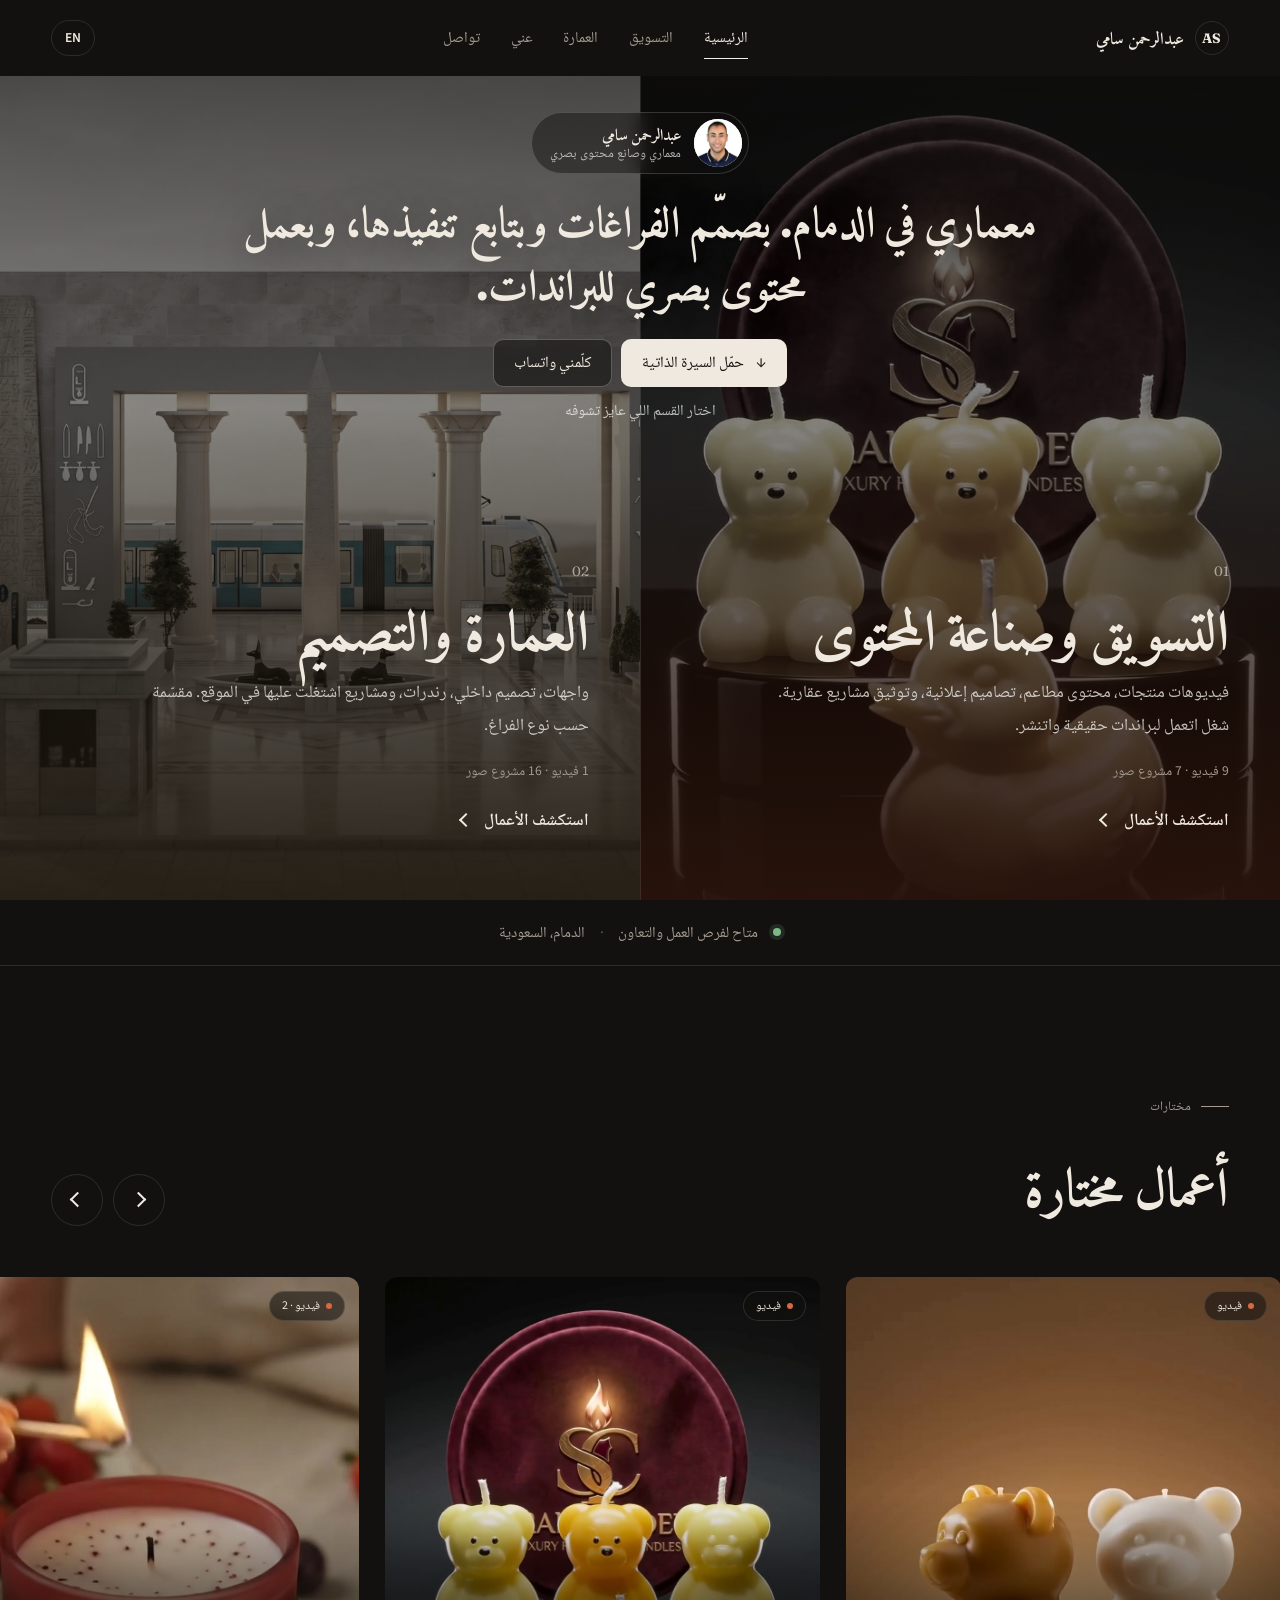
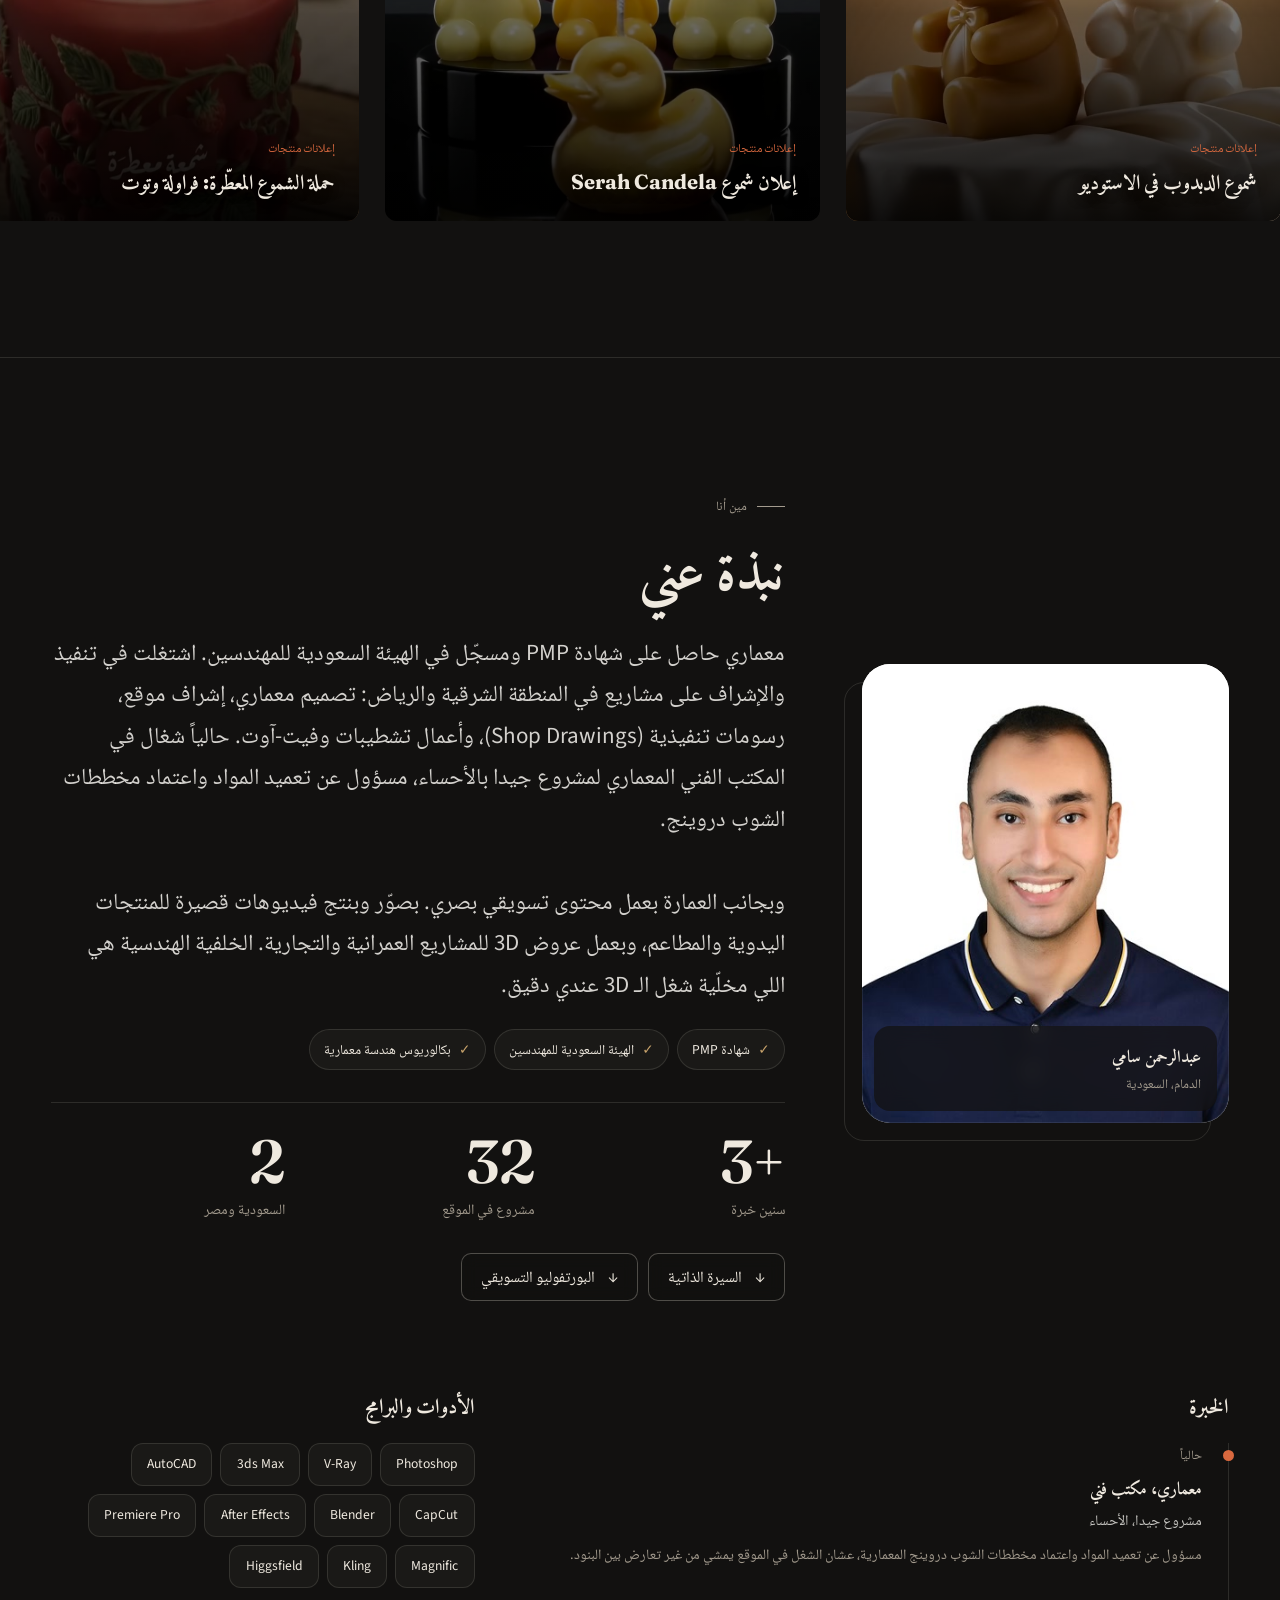
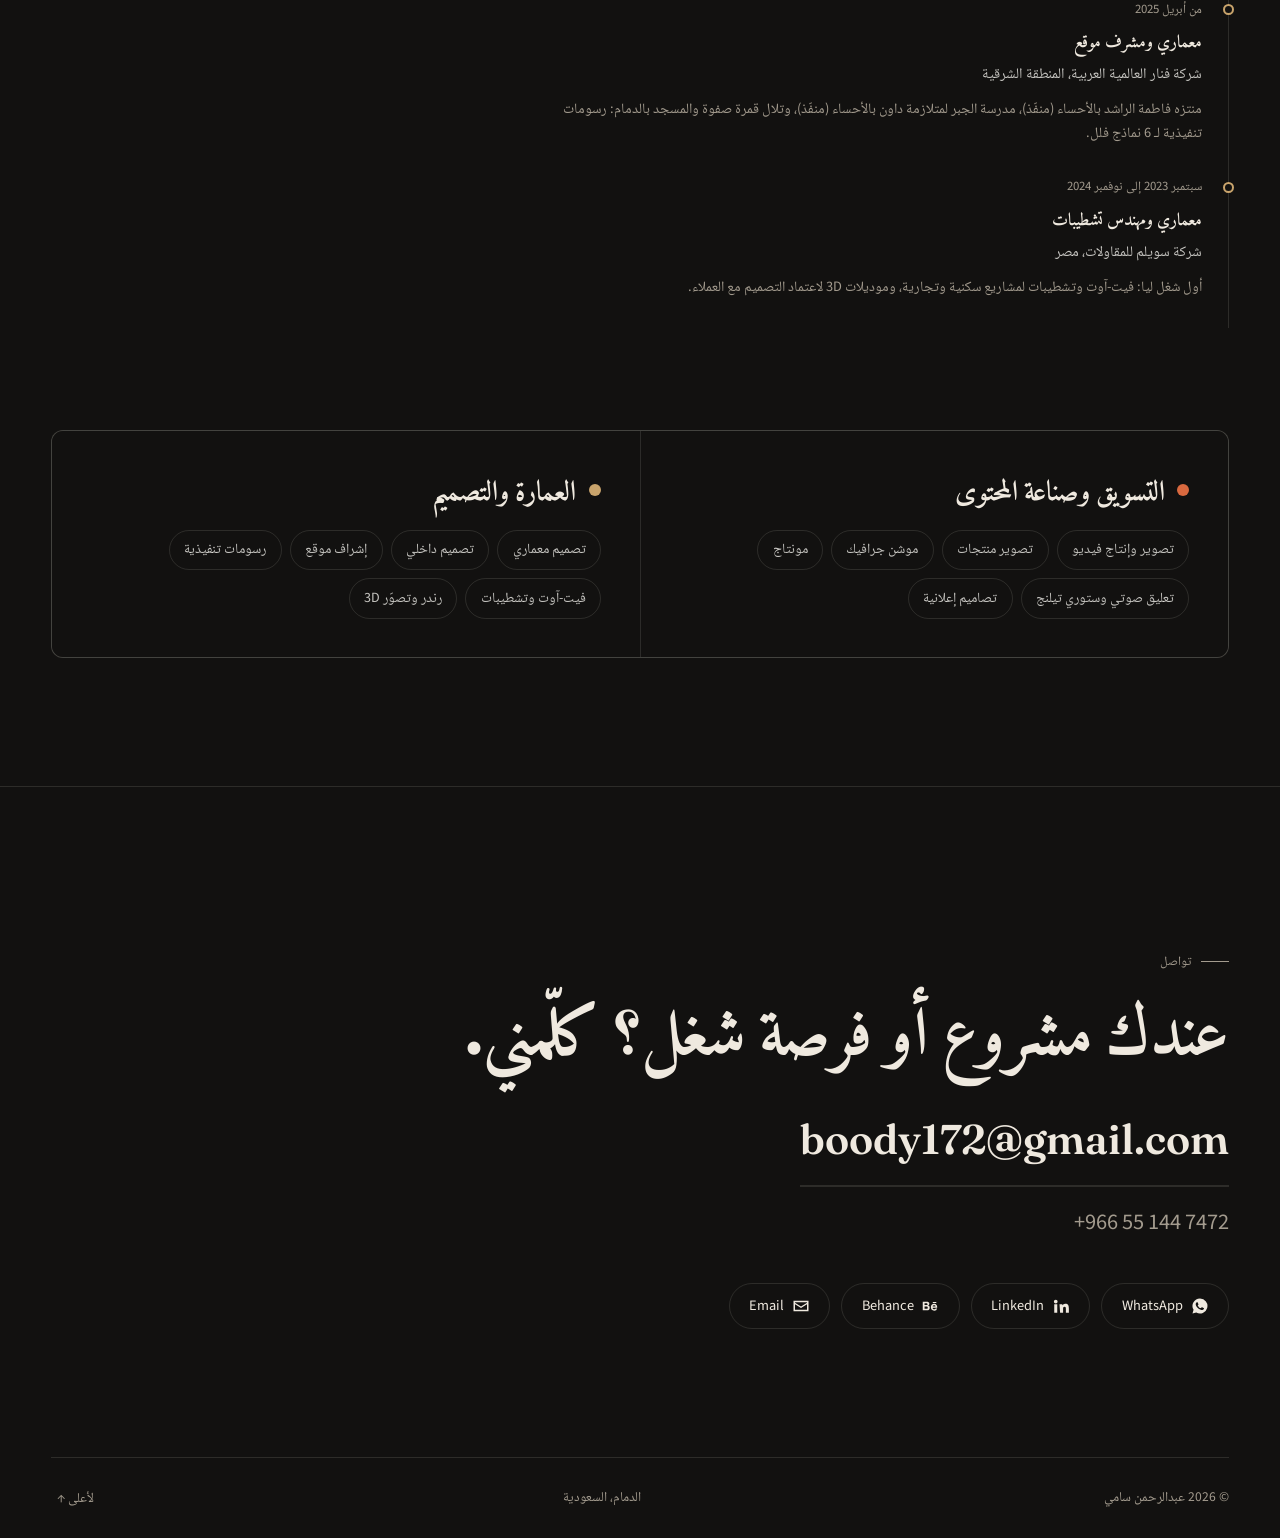
<file: index.html>
<!doctype html>
<html lang="ar" dir="rtl">
<head>
  <meta charset="utf-8" />
  <meta name="viewport" content="width=device-width, initial-scale=1, viewport-fit=cover" />
  <title>Abdelrahman Samy | Architect & Visual Content Creator</title>
  <meta name="description" content="عبدالرحمن سامي، معماري في الدمام وصانع محتوى بصري. أعمال العمارة والتصميم الداخلي، وفيديوهات وتصاميم تسويقية. Abdelrahman Samy, architect and visual content creator based in Dammam." />
  <meta name="author" content="Abdelrahman Samy" />
  <meta name="theme-color" content="#121110" />
  <link rel="canonical" href="https://abdelrahman-samy-portofolio.vercel.app/" />
  <meta property="og:type" content="profile" />
  <meta property="og:url" content="https://abdelrahman-samy-portofolio.vercel.app/" />
  <meta property="og:title" content="Abdelrahman Samy | Architect & Visual Content Creator" />
  <meta property="og:description" content="Architecture, interiors, product videos and ad design. Based in Dammam, Saudi Arabia." />
  <meta property="og:image" content="https://abdelrahman-samy-portofolio.vercel.app/assets/media/og-image.jpg" />
  <meta property="og:image:width" content="1200" />
  <meta property="og:image:height" content="630" />
  <meta name="twitter:card" content="summary_large_image" />
  <link rel="icon" href="favicon.svg" type="image/svg+xml" />
  <link rel="apple-touch-icon" href="assets/media/profile.jpg" />
  <link rel="preload" href="assets/fonts/noto-naskh-arabic-arabic-400-normal.woff2" as="font" type="font/woff2" crossorigin />
  <link rel="preload" href="assets/fonts/amiri-arabic-700-normal.woff2" as="font" type="font/woff2" crossorigin />
  <link rel="stylesheet" href="assets/css/fonts.css" />
  <link rel="stylesheet" href="assets/css/style.css" />
</head>
<body data-world="home">
  <!-- Loader -->
  <div class="loader" id="loader" aria-hidden="true">
    <span class="loader__mark">AS</span>
  </div>

  <!-- Custom cursor (desktop only) -->
  <div class="cursor" id="cursor" aria-hidden="true"><span class="cursor__label" id="cursorLabel"></span></div>

  <!-- Navigation -->
  <header class="nav" id="nav">
    <a href="#/" class="nav__logo" data-link>
      <span class="nav__mark" aria-hidden="true">AS</span>
      <span class="nav__name" data-profile="name"></span>
    </a>
    <nav class="nav__links" id="navLinks">
      <a href="#/" data-link data-route="home" data-i18n="nav.home"></a>
      <a href="#/marketing" data-link data-route="marketing" data-i18n="nav.marketing"></a>
      <a href="#/architecture" data-link data-route="architecture" data-i18n="nav.architecture"></a>
      <a href="#about" data-scroll="about" data-i18n="nav.about"></a>
      <a href="#contact" data-scroll="contact" data-i18n="nav.contact"></a>
    </nav>
    <div class="nav__actions">
      <button class="lang" id="langToggle" type="button" aria-label="Change language">EN</button>
      <button class="burger" id="burger" type="button" aria-label="Menu" aria-expanded="false"><span></span><span></span></button>
    </div>
  </header>

  <!-- ================= HOME ================= -->
  <main id="viewHome" class="view">
    <section class="split" id="split">
      <div class="split__head">
        <a href="#about" data-scroll="about" class="hero-id" data-cursor="enter">
          <img class="hero-id__photo" data-profile-photo alt="" width="56" height="56" />
          <span class="hero-id__text"><strong data-profile="name"></strong><span data-profile="role"></span></span>
        </a>
        <h1 class="split__title" data-profile="headline"></h1>
        <div class="hero-ctas" id="heroCtas"></div>
        <p class="split__hint" data-i18n="home.choose"></p>
      </div>
      <a href="#/marketing" data-link class="panel panel--marketing" data-cursor="enter">
        <div class="panel__media" data-world-cover="marketing"></div>
        <div class="panel__shade"></div>
        <div class="panel__content">
          <span class="panel__index">01</span>
          <h2 class="panel__title" data-world-title="marketing"></h2>
          <p class="panel__intro" data-world-intro="marketing"></p>
          <span class="panel__meta" data-world-meta="marketing"></span>
          <span class="panel__cta"><span data-i18n="home.explore"></span> <i class="arrow"></i></span>
        </div>
      </a>
      <a href="#/architecture" data-link class="panel panel--architecture" data-cursor="enter">
        <div class="panel__media" data-world-cover="architecture"></div>
        <div class="panel__shade"></div>
        <div class="panel__content">
          <span class="panel__index">02</span>
          <h2 class="panel__title" data-world-title="architecture"></h2>
          <p class="panel__intro" data-world-intro="architecture"></p>
          <span class="panel__meta" data-world-meta="architecture"></span>
          <span class="panel__cta"><span data-i18n="home.explore"></span> <i class="arrow"></i></span>
        </div>
      </a>
    </section>

    <div class="hire" id="hire"></div>

    <section class="section featured">
      <div class="section__head reveal">
        <p class="eyebrow" data-i18n="home.featuredEyebrow"></p>
        <h2 class="section__title" data-i18n="home.featured"></h2>
        <div class="featured__nav">
          <button type="button" class="circle-btn" id="featPrev" aria-label="Previous"><i class="arrow arrow--back"></i></button>
          <button type="button" class="circle-btn" id="featNext" aria-label="Next"><i class="arrow"></i></button>
        </div>
      </div>
      <div class="carousel" id="featured"></div>
    </section>

    <section class="section about" id="about">
      <div class="about__grid">
        <div class="about__side reveal">
          <figure class="portrait">
            <img data-profile-photo alt="" loading="lazy" />
            <figcaption><strong data-profile="name"></strong><span data-profile="location"></span></figcaption>
          </figure>
        </div>
        <div class="reveal">
          <p class="eyebrow" data-i18n="about.eyebrow"></p>
          <h2 class="section__title" data-i18n="about.title"></h2>
          <p class="about__text" data-profile="about"></p>
          <div class="creds" id="creds"></div>
          <div class="stats" id="stats"></div>
          <div class="downloads" id="downloads"></div>
        </div>
      </div>
      <div class="about__more">
        <div class="reveal">
          <h3 class="about__h" data-i18n="about.experience"></h3>
          <ol class="timeline" id="timeline"></ol>
        </div>
        <div class="reveal">
          <h3 class="about__h" data-i18n="about.tools"></h3>
          <ul class="tools" id="tools"></ul>
        </div>
      </div>
      <div class="services" id="services"></div>
    </section>
  </main>

  <!-- ================= WORLD (Marketing / Architecture) ================= -->
  <main id="viewWorld" class="view" hidden>
    <section class="world-hero">
      <div class="world-hero__bg" id="worldBg"></div>
      <div class="world-hero__content">
        <a href="#/" data-link class="back"><i class="arrow arrow--back"></i> <span data-i18n="world.back"></span></a>
        <p class="eyebrow" id="worldEyebrow"></p>
        <h1 class="world-hero__title" id="worldTitle"></h1>
        <p class="world-hero__intro" id="worldIntro"></p>
        <div class="world-hero__row">
          <button type="button" class="btn btn--accent" id="showreelBtn" data-cursor="play">
            <span class="btn__play"></span><span data-i18n="world.showreel"></span>
          </button>
          <div class="world-hero__counts" id="worldCounts"></div>
        </div>
      </div>
      <a href="#" class="world-switch" id="worldSwitch" data-link data-cursor="enter"></a>
    </section>

    <section class="section works">
      <div class="toolbar" id="toolbar">
        <div class="tabs" role="tablist" id="tabs">
          <button role="tab" data-tab="all" data-i18n="tabs.all"></button>
          <button role="tab" data-tab="video" data-i18n="tabs.video"></button>
          <button role="tab" data-tab="image" data-i18n="tabs.image"></button>
          <span class="tabs__ink" id="tabsInk"></span>
        </div>
        <div class="chips" id="chips"></div>
      </div>
      <div class="grid" id="grid"></div>
      <p class="empty" id="empty" hidden data-i18n="world.empty"></p>
    </section>
  </main>

  <!-- ================= CONTACT / FOOTER ================= -->
  <footer class="contact" id="contact">
    <div class="contact__inner reveal">
      <p class="eyebrow" data-i18n="contact.eyebrow"></p>
      <h2 class="contact__title" data-i18n="contact.title"></h2>
      <a class="contact__mail" id="contactMail" data-cursor="mail"></a>
      <a class="contact__phone" id="contactPhone" dir="ltr"></a>
      <div class="socials" id="socials"></div>
    </div>
    <div class="footer">
      <span>© <span id="year"></span> <span data-profile="name"></span></span>
      <span data-profile="location"></span>
      <button type="button" class="to-top" id="toTop"><span data-i18n="contact.top"></span> ↑</button>
    </div>
  </footer>

  <!-- ================= MODAL / LIGHTBOX ================= -->
  <div class="modal" id="modal" role="dialog" aria-modal="true" aria-hidden="true">
    <div class="modal__backdrop" data-close></div>
    <div class="modal__dialog">
      <button type="button" class="modal__close" data-close aria-label="Close">✕</button>
      <div class="modal__stage" id="stage">
        <div class="stage__media" id="stageMedia"></div>
        <button type="button" class="stage__nav stage__nav--prev" id="stagePrev" aria-label="Previous"><i class="arrow arrow--back"></i></button>
        <button type="button" class="stage__nav stage__nav--next" id="stageNext" aria-label="Next"><i class="arrow"></i></button>
        <span class="stage__counter" id="stageCounter"></span>
      </div>
      <div class="thumbs" id="thumbs"></div>
      <aside class="modal__info" id="modalInfo"></aside>
    </div>
  </div>

  <noscript><p style="padding:2rem;color:#fff">فعّل JavaScript عشان تشوف الأعمال.</p></noscript>

  <!-- المحتوى: عدّل الملفات دي بس -->
  <script src="assets/content/profile.js"></script>
  <script src="assets/content/marketing.js"></script>
  <script src="assets/content/architecture.js"></script>
  <script src="assets/js/app.js"></script>
</body>
</html>
</file>
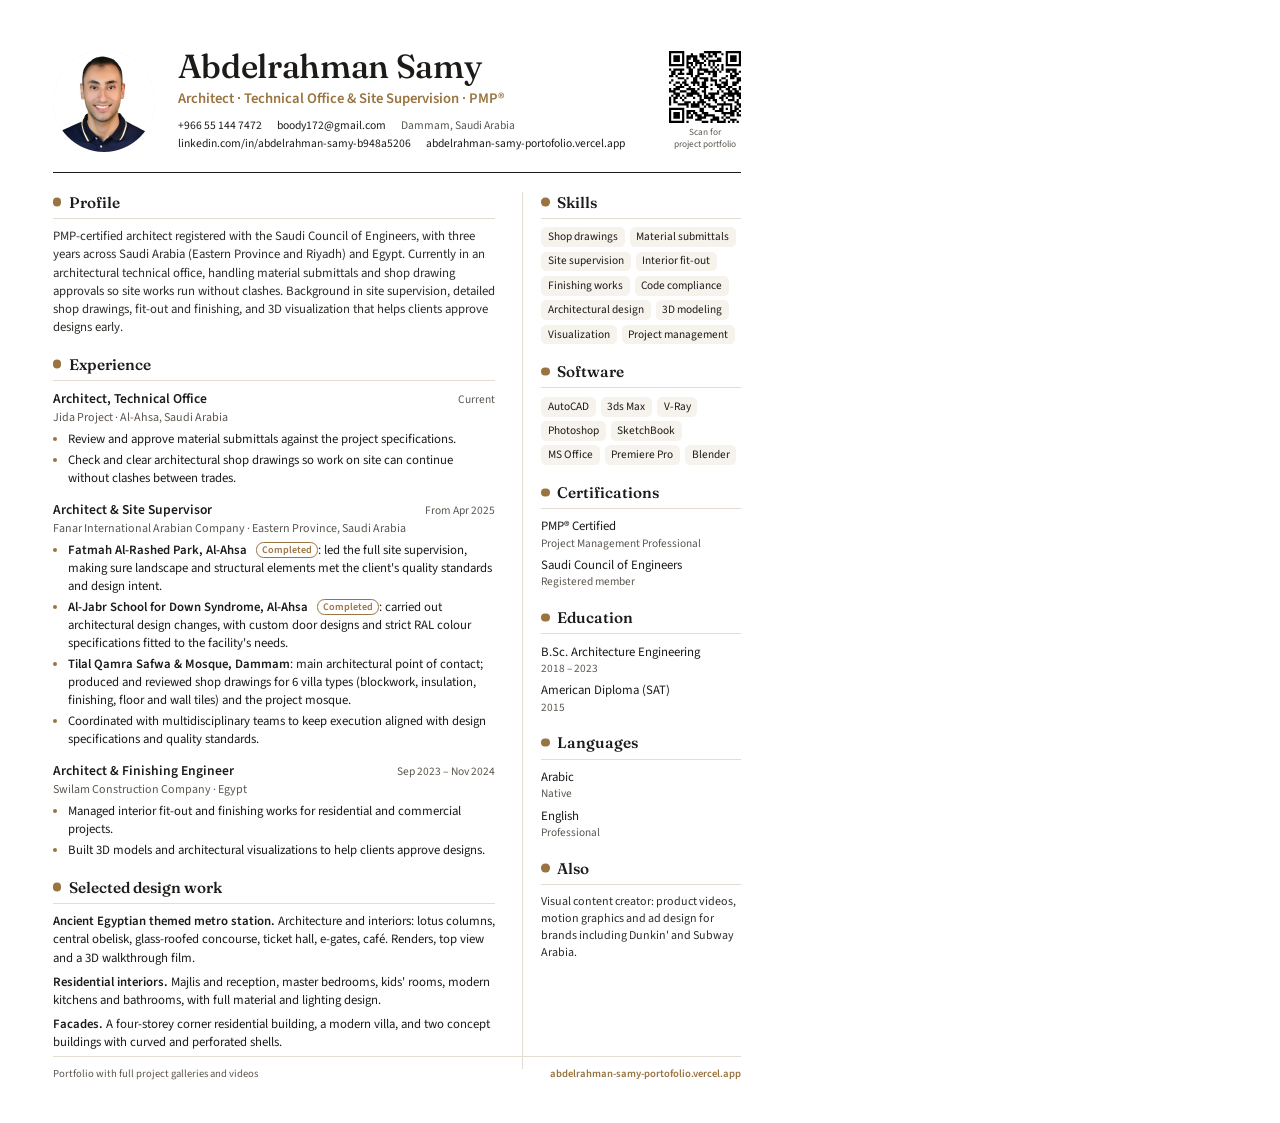
<file: cv/architecture.html>
<!doctype html>
<html lang="en">
<head>
<meta charset="utf-8" />
<title>Abdelrahman Samy, Architect CV</title>
<link rel="stylesheet" href="cv.css" />
</head>
<body class="arch">
<div class="page">
  <header>
    <img class="photo" src="../assets/media/profile.jpg" alt="Abdelrahman Samy" />
    <div>
      <h1>Abdelrahman Samy</h1>
      <p class="title">Architect · Technical Office &amp; Site Supervision · PMP®</p>
      <div class="contact">
        <a href="tel:+966551447472">+966 55 144 7472</a>
        <a href="mailto:boody172@gmail.com">boody172@gmail.com</a>
        <span>Dammam, Saudi Arabia</span>
        <a href="https://www.linkedin.com/in/abdelrahman-samy-b948a5206">linkedin.com/in/abdelrahman-samy-b948a5206</a>
        <a href="https://abdelrahman-samy-portofolio.vercel.app">abdelrahman-samy-portofolio.vercel.app</a>
      </div>
    </div>
    <a class="qr" href="https://abdelrahman-samy-portofolio.vercel.app/#/architecture"><img src="qr-architecture.svg" alt="" />Scan for<br />project portfolio</a>
  </header>

  <div class="cols">
    <main>
      <section>
        <h2>Profile</h2>
        <p class="summary">PMP-certified architect registered with the Saudi Council of Engineers, with three years across Saudi Arabia (Eastern Province and Riyadh) and Egypt. Currently in an architectural technical office, handling material submittals and shop drawing approvals so site works run without clashes. Background in site supervision, detailed shop drawings, fit-out and finishing, and 3D visualization that helps clients approve designs early.</p>
      </section>

      <section>
        <h2>Experience</h2>
        <div class="job">
          <div class="job__top"><span class="job__role">Architect, Technical Office</span><span class="job__when">Current</span></div>
          <div class="job__co">Jida Project · Al-Ahsa, Saudi Arabia</div>
          <ul>
            <li>Review and approve material submittals against the project specifications.</li>
            <li>Check and clear architectural shop drawings so work on site can continue without clashes between trades.</li>
          </ul>
        </div>
        <div class="job">
          <div class="job__top"><span class="job__role">Architect &amp; Site Supervisor</span><span class="job__when">From Apr 2025</span></div>
          <div class="job__co">Fanar International Arabian Company · Eastern Province, Saudi Arabia</div>
          <ul>
            <li><b>Fatmah Al-Rashed Park, Al-Ahsa</b> <span class="tag">Completed</span>: led the full site supervision, making sure landscape and structural elements met the client's quality standards and design intent.</li>
            <li><b>Al-Jabr School for Down Syndrome, Al-Ahsa</b> <span class="tag">Completed</span>: carried out architectural design changes, with custom door designs and strict RAL colour specifications fitted to the facility's needs.</li>
            <li><b>Tilal Qamra Safwa &amp; Mosque, Dammam</b>: main architectural point of contact; produced and reviewed shop drawings for 6 villa types (blockwork, insulation, finishing, floor and wall tiles) and the project mosque.</li>
            <li>Coordinated with multidisciplinary teams to keep execution aligned with design specifications and quality standards.</li>
          </ul>
        </div>
        <div class="job">
          <div class="job__top"><span class="job__role">Architect &amp; Finishing Engineer</span><span class="job__when">Sep 2023 – Nov 2024</span></div>
          <div class="job__co">Swilam Construction Company · Egypt</div>
          <ul>
            <li>Managed interior fit-out and finishing works for residential and commercial projects.</li>
            <li>Built 3D models and architectural visualizations to help clients approve designs.</li>
          </ul>
        </div>
      </section>

      <section>
        <h2>Selected design work</h2>
        <div class="proj"><b>Ancient Egyptian themed metro station.</b> Architecture and interiors: lotus columns, central obelisk, glass-roofed concourse, ticket hall, e-gates, café. Renders, top view and a 3D walkthrough film.</div>
        <div class="proj"><b>Residential interiors.</b> Majlis and reception, master bedrooms, kids' rooms, modern kitchens and bathrooms, with full material and lighting design.</div>
        <div class="proj"><b>Facades.</b> A four-storey corner residential building, a modern villa, and two concept buildings with curved and perforated shells.</div>
      </section>
    </main>

    <aside>
      <section>
        <h2>Skills</h2>
        <div class="chips"><span>Shop drawings</span><span>Material submittals</span><span>Site supervision</span><span>Interior fit-out</span><span>Finishing works</span><span>Code compliance</span><span>Architectural design</span><span>3D modeling</span><span>Visualization</span><span>Project management</span></div>
      </section>
      <section>
        <h2>Software</h2>
        <div class="chips"><span>AutoCAD</span><span>3ds Max</span><span>V-Ray</span><span>Photoshop</span><span>SketchBook</span><span>MS Office</span><span>Premiere Pro</span><span>Blender</span></div>
      </section>
      <section>
        <h2>Certifications</h2>
        <ul class="list">
          <li>PMP® Certified<span>Project Management Professional</span></li>
          <li>Saudi Council of Engineers<span>Registered member</span></li>
        </ul>
      </section>
      <section>
        <h2>Education</h2>
        <ul class="list">
          <li>B.Sc. Architecture Engineering<span>2018 – 2023</span></li>
          <li>American Diploma (SAT)<span>2015</span></li>
        </ul>
      </section>
      <section>
        <h2>Languages</h2>
        <ul class="list">
          <li>Arabic<span>Native</span></li>
          <li>English<span>Professional</span></li>
        </ul>
      </section>
      <section>
        <h2>Also</h2>
        <p class="brands" style="margin:0">Visual content creator: product videos, motion graphics and ad design for brands including Dunkin' and Subway Arabia.</p>
      </section>
    </aside>
  </div>

  <footer><span>Portfolio with full project galleries and videos</span><a href="https://abdelrahman-samy-portofolio.vercel.app/#/architecture">abdelrahman-samy-portofolio.vercel.app</a></footer>
</div>
</body>
</html>
</file>
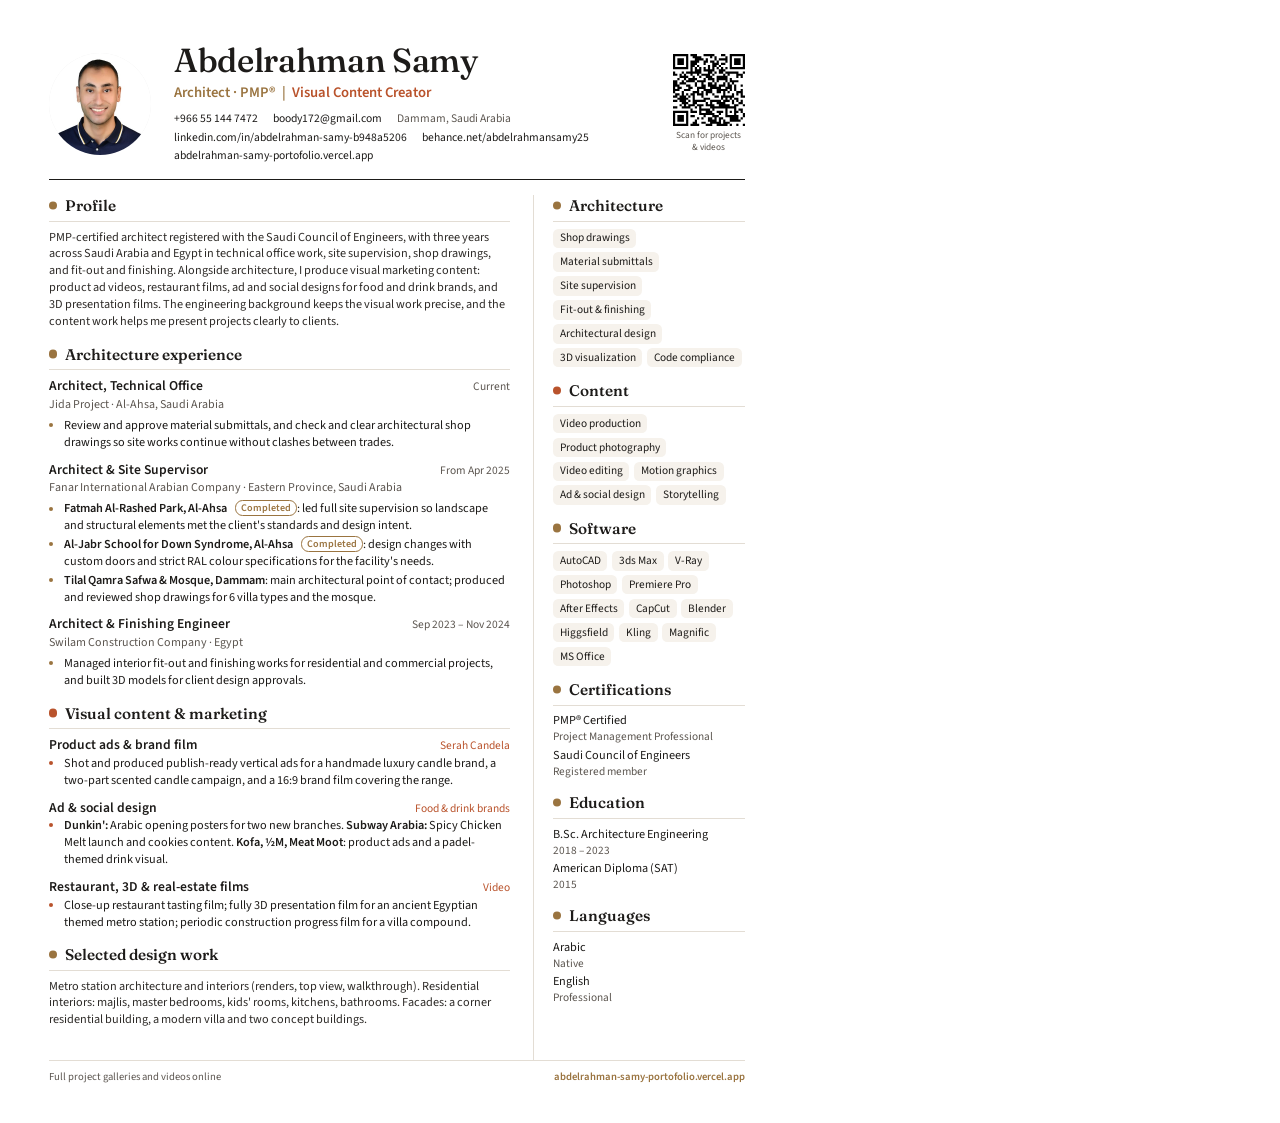
<file: cv/combined.html>
<!doctype html>
<html lang="en">
<head>
<meta charset="utf-8" />
<title>Abdelrahman Samy, CV</title>
<link rel="stylesheet" href="cv.css" />
<style>
  /* the combined CV carries both palettes: sand for architecture, terracotta for content */
  body.both { --accent: #9a7440; --accent-2: #b9532c; font-size: 9.2pt; line-height: 1.38; }
  body.both .page { padding: 11.5mm 13mm 10mm; }
  body.both header { padding-bottom: 4mm; }
  body.both .cols { padding-top: 4mm; gap: 6mm; grid-template-columns: 1fr 56mm; }
  body.both section { margin-bottom: 3.6mm; }
  body.both aside section { margin-bottom: 3.4mm; }
  body.both .job { margin-bottom: 2.6mm; }
  body.both li { margin-bottom: 0.45mm; }
  body.both h2 { margin-bottom: 1.8mm; }
  .h2-content::before { background: var(--accent-2) !important; }
  .mkt-accent li::marker { color: var(--accent-2); }
  .mkt-accent .job__when { color: var(--accent-2); }
  .title b { color: var(--accent-2); font-weight: 600; }
  .sub { font-family: "Source Sans 3", sans-serif; font-size: 7.6pt; font-weight: 600; color: var(--soft); letter-spacing: 0.06em; text-transform: uppercase; margin: 0 0 1.2mm; }
</style>
</head>
<body class="both">
<div class="page">
  <header>
    <img class="photo" src="../assets/media/profile.jpg" alt="Abdelrahman Samy" />
    <div>
      <h1>Abdelrahman Samy</h1>
      <p class="title">Architect · PMP® &nbsp;|&nbsp; <b>Visual Content Creator</b></p>
      <div class="contact">
        <a href="tel:+966551447472">+966 55 144 7472</a>
        <a href="mailto:boody172@gmail.com">boody172@gmail.com</a>
        <span>Dammam, Saudi Arabia</span>
        <a href="https://www.linkedin.com/in/abdelrahman-samy-b948a5206">linkedin.com/in/abdelrahman-samy-b948a5206</a>
        <a href="https://www.behance.net/abdelrahmansamy25">behance.net/abdelrahmansamy25</a>
        <a href="https://abdelrahman-samy-portofolio.vercel.app">abdelrahman-samy-portofolio.vercel.app</a>
      </div>
    </div>
    <a class="qr" href="https://abdelrahman-samy-portofolio.vercel.app"><img src="qr-portfolio.svg" alt="" />Scan for projects<br />&amp; videos</a>
  </header>

  <div class="cols">
    <main>
      <section>
        <h2>Profile</h2>
        <p class="summary">PMP-certified architect registered with the Saudi Council of Engineers, with three years across Saudi Arabia and Egypt in technical office work, site supervision, shop drawings, and fit-out and finishing. Alongside architecture, I produce visual marketing content: product ad videos, restaurant films, ad and social designs for food and drink brands, and 3D presentation films. The engineering background keeps the visual work precise, and the content work helps me present projects clearly to clients.</p>
      </section>

      <section>
        <h2>Architecture experience</h2>
        <div class="job">
          <div class="job__top"><span class="job__role">Architect, Technical Office</span><span class="job__when">Current</span></div>
          <div class="job__co">Jida Project · Al-Ahsa, Saudi Arabia</div>
          <ul>
            <li>Review and approve material submittals, and check and clear architectural shop drawings so site works continue without clashes between trades.</li>
          </ul>
        </div>
        <div class="job">
          <div class="job__top"><span class="job__role">Architect &amp; Site Supervisor</span><span class="job__when">From Apr 2025</span></div>
          <div class="job__co">Fanar International Arabian Company · Eastern Province, Saudi Arabia</div>
          <ul>
            <li><b>Fatmah Al-Rashed Park, Al-Ahsa</b> <span class="tag">Completed</span>: led full site supervision so landscape and structural elements met the client's standards and design intent.</li>
            <li><b>Al-Jabr School for Down Syndrome, Al-Ahsa</b> <span class="tag">Completed</span>: design changes with custom doors and strict RAL colour specifications for the facility's needs.</li>
            <li><b>Tilal Qamra Safwa &amp; Mosque, Dammam</b>: main architectural point of contact; produced and reviewed shop drawings for 6 villa types and the mosque.</li>
          </ul>
        </div>
        <div class="job">
          <div class="job__top"><span class="job__role">Architect &amp; Finishing Engineer</span><span class="job__when">Sep 2023 – Nov 2024</span></div>
          <div class="job__co">Swilam Construction Company · Egypt</div>
          <ul>
            <li>Managed interior fit-out and finishing works for residential and commercial projects, and built 3D models for client design approvals.</li>
          </ul>
        </div>
      </section>

      <section class="mkt-accent">
        <h2 class="h2-content">Visual content &amp; marketing</h2>
        <div class="job">
          <div class="job__top"><span class="job__role">Product ads &amp; brand film</span><span class="job__when">Serah Candela</span></div>
          <ul>
            <li>Shot and produced publish-ready vertical ads for a handmade luxury candle brand, a two-part scented candle campaign, and a 16:9 brand film covering the range.</li>
          </ul>
        </div>
        <div class="job">
          <div class="job__top"><span class="job__role">Ad &amp; social design</span><span class="job__when">Food &amp; drink brands</span></div>
          <ul>
            <li><b>Dunkin':</b> Arabic opening posters for two new branches. <b>Subway Arabia:</b> Spicy Chicken Melt launch and cookies content. <b>Kofa, ½M, Meat Moot</b>: product ads and a padel-themed drink visual.</li>
          </ul>
        </div>
        <div class="job">
          <div class="job__top"><span class="job__role">Restaurant, 3D &amp; real-estate films</span><span class="job__when">Video</span></div>
          <ul>
            <li>Close-up restaurant tasting film; fully 3D presentation film for an ancient Egyptian themed metro station; periodic construction progress film for a villa compound.</li>
          </ul>
        </div>
      </section>

      <section>
        <h2>Selected design work</h2>
        <p class="summary" style="margin:0">Metro station architecture and interiors (renders, top view, walkthrough). Residential interiors: majlis, master bedrooms, kids' rooms, kitchens, bathrooms. Facades: a corner residential building, a modern villa and two concept buildings.</p>
      </section>
    </main>

    <aside>
      <section>
        <h2>Architecture</h2>
        <div class="chips"><span>Shop drawings</span><span>Material submittals</span><span>Site supervision</span><span>Fit-out &amp; finishing</span><span>Architectural design</span><span>3D visualization</span><span>Code compliance</span></div>
      </section>
      <section>
        <h2 class="h2-content">Content</h2>
        <div class="chips"><span>Video production</span><span>Product photography</span><span>Video editing</span><span>Motion graphics</span><span>Ad &amp; social design</span><span>Storytelling</span></div>
      </section>
      <section>
        <h2>Software</h2>
        <div class="chips"><span>AutoCAD</span><span>3ds Max</span><span>V-Ray</span><span>Photoshop</span><span>Premiere Pro</span><span>After Effects</span><span>CapCut</span><span>Blender</span><span>Higgsfield</span><span>Kling</span><span>Magnific</span><span>MS Office</span></div>
      </section>
      <section>
        <h2>Certifications</h2>
        <ul class="list">
          <li>PMP® Certified<span>Project Management Professional</span></li>
          <li>Saudi Council of Engineers<span>Registered member</span></li>
        </ul>
      </section>
      <section>
        <h2>Education</h2>
        <ul class="list">
          <li>B.Sc. Architecture Engineering<span>2018 – 2023</span></li>
          <li>American Diploma (SAT)<span>2015</span></li>
        </ul>
      </section>
      <section>
        <h2>Languages</h2>
        <ul class="list">
          <li>Arabic<span>Native</span></li>
          <li>English<span>Professional</span></li>
        </ul>
      </section>
    </aside>
  </div>

  <footer><span>Full project galleries and videos online</span><a href="https://abdelrahman-samy-portofolio.vercel.app">abdelrahman-samy-portofolio.vercel.app</a></footer>
</div>
</body>
</html>
</file>
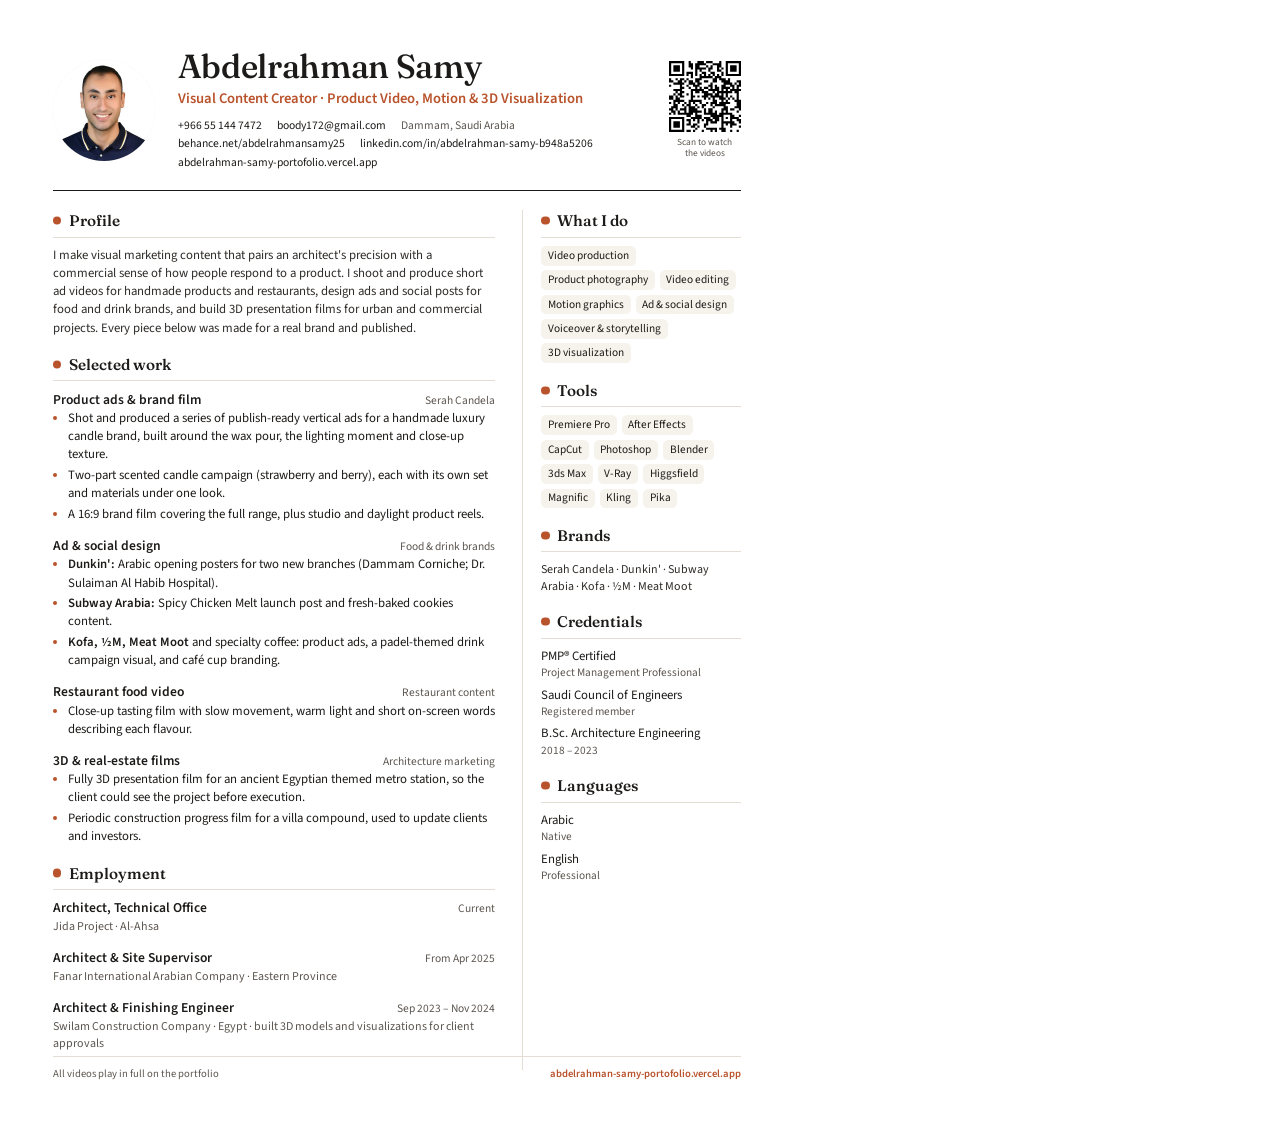
<file: cv/marketing.html>
<!doctype html>
<html lang="en">
<head>
<meta charset="utf-8" />
<title>Abdelrahman Samy, Visual Content Creator CV</title>
<link rel="stylesheet" href="cv.css" />
</head>
<body class="mkt">
<div class="page">
  <header>
    <img class="photo" src="../assets/media/profile.jpg" alt="Abdelrahman Samy" />
    <div>
      <h1>Abdelrahman Samy</h1>
      <p class="title">Visual Content Creator · Product Video, Motion &amp; 3D Visualization</p>
      <div class="contact">
        <a href="tel:+966551447472">+966 55 144 7472</a>
        <a href="mailto:boody172@gmail.com">boody172@gmail.com</a>
        <span>Dammam, Saudi Arabia</span>
        <a href="https://www.behance.net/abdelrahmansamy25">behance.net/abdelrahmansamy25</a>
        <a href="https://www.linkedin.com/in/abdelrahman-samy-b948a5206">linkedin.com/in/abdelrahman-samy-b948a5206</a>
        <a href="https://abdelrahman-samy-portofolio.vercel.app">abdelrahman-samy-portofolio.vercel.app</a>
      </div>
    </div>
    <a class="qr" href="https://abdelrahman-samy-portofolio.vercel.app/#/marketing"><img src="qr-marketing.svg" alt="" />Scan to watch<br />the videos</a>
  </header>

  <div class="cols">
    <main>
      <section>
        <h2>Profile</h2>
        <p class="summary">I make visual marketing content that pairs an architect's precision with a commercial sense of how people respond to a product. I shoot and produce short ad videos for handmade products and restaurants, design ads and social posts for food and drink brands, and build 3D presentation films for urban and commercial projects. Every piece below was made for a real brand and published.</p>
      </section>

      <section>
        <h2>Selected work</h2>
        <div class="job">
          <div class="job__top"><span class="job__role">Product ads &amp; brand film</span><span class="job__when">Serah Candela</span></div>
          <ul>
            <li>Shot and produced a series of publish-ready vertical ads for a handmade luxury candle brand, built around the wax pour, the lighting moment and close-up texture.</li>
            <li>Two-part scented candle campaign (strawberry and berry), each with its own set and materials under one look.</li>
            <li>A 16:9 brand film covering the full range, plus studio and daylight product reels.</li>
          </ul>
        </div>
        <div class="job">
          <div class="job__top"><span class="job__role">Ad &amp; social design</span><span class="job__when">Food &amp; drink brands</span></div>
          <ul>
            <li><b>Dunkin':</b> Arabic opening posters for two new branches (Dammam Corniche; Dr. Sulaiman Al Habib Hospital).</li>
            <li><b>Subway Arabia:</b> Spicy Chicken Melt launch post and fresh-baked cookies content.</li>
            <li><b>Kofa, ½M, Meat Moot</b> and specialty coffee: product ads, a padel-themed drink campaign visual, and café cup branding.</li>
          </ul>
        </div>
        <div class="job">
          <div class="job__top"><span class="job__role">Restaurant food video</span><span class="job__when">Restaurant content</span></div>
          <ul><li>Close-up tasting film with slow movement, warm light and short on-screen words describing each flavour.</li></ul>
        </div>
        <div class="job">
          <div class="job__top"><span class="job__role">3D &amp; real-estate films</span><span class="job__when">Architecture marketing</span></div>
          <ul>
            <li>Fully 3D presentation film for an ancient Egyptian themed metro station, so the client could see the project before execution.</li>
            <li>Periodic construction progress film for a villa compound, used to update clients and investors.</li>
          </ul>
        </div>
      </section>

      <section>
        <h2>Employment</h2>
        <div class="job">
          <div class="job__top"><span class="job__role">Architect, Technical Office</span><span class="job__when">Current</span></div>
          <div class="job__co">Jida Project · Al-Ahsa</div>
        </div>
        <div class="job">
          <div class="job__top"><span class="job__role">Architect &amp; Site Supervisor</span><span class="job__when">From Apr 2025</span></div>
          <div class="job__co">Fanar International Arabian Company · Eastern Province</div>
        </div>
        <div class="job">
          <div class="job__top"><span class="job__role">Architect &amp; Finishing Engineer</span><span class="job__when">Sep 2023 – Nov 2024</span></div>
          <div class="job__co">Swilam Construction Company · Egypt · built 3D models and visualizations for client approvals</div>
        </div>
      </section>
    </main>

    <aside>
      <section>
        <h2>What I do</h2>
        <div class="chips"><span>Video production</span><span>Product photography</span><span>Video editing</span><span>Motion graphics</span><span>Ad &amp; social design</span><span>Voiceover &amp; storytelling</span><span>3D visualization</span></div>
      </section>
      <section>
        <h2>Tools</h2>
        <div class="chips"><span>Premiere Pro</span><span>After Effects</span><span>CapCut</span><span>Photoshop</span><span>Blender</span><span>3ds Max</span><span>V-Ray</span><span>Higgsfield</span><span>Magnific</span><span>Kling</span><span>Pika</span></div>
      </section>
      <section>
        <h2>Brands</h2>
        <p class="brands" style="margin:0">Serah Candela · Dunkin' · Subway Arabia · Kofa · ½M · Meat Moot</p>
      </section>
      <section>
        <h2>Credentials</h2>
        <ul class="list">
          <li>PMP® Certified<span>Project Management Professional</span></li>
          <li>Saudi Council of Engineers<span>Registered member</span></li>
          <li>B.Sc. Architecture Engineering<span>2018 – 2023</span></li>
        </ul>
      </section>
      <section>
        <h2>Languages</h2>
        <ul class="list">
          <li>Arabic<span>Native</span></li>
          <li>English<span>Professional</span></li>
        </ul>
      </section>
    </aside>
  </div>

  <footer><span>All videos play in full on the portfolio</span><a href="https://abdelrahman-samy-portofolio.vercel.app/#/marketing">abdelrahman-samy-portofolio.vercel.app</a></footer>
</div>
</body>
</html>
</file>
<file: assets/css/fonts.css>
/* Self-hosted fonts (SIL Open Font License). Each family only covers its own script,
   so Latin text uses Fraunces / Source Sans 3 and Arabic text uses Amiri / Noto Naskh. */
@font-face { font-family: "Amiri"; font-style: normal; font-weight: 400; font-display: swap;
  src: url(../fonts/amiri-arabic-400-normal.woff2) format("woff2");
  unicode-range: U+0600-06FF, U+0750-077F, U+0870-088E, U+0890-0891, U+0897-08E1, U+08E3-08FF, U+200C-200E, U+2010-2011, U+204F, U+2E41, U+FB50-FDFF, U+FE70-FE74, U+FE76-FEFC; }
@font-face { font-family: "Amiri"; font-style: normal; font-weight: 700; font-display: swap;
  src: url(../fonts/amiri-arabic-700-normal.woff2) format("woff2");
  unicode-range: U+0600-06FF, U+0750-077F, U+0870-088E, U+0890-0891, U+0897-08E1, U+08E3-08FF, U+200C-200E, U+2010-2011, U+204F, U+2E41, U+FB50-FDFF, U+FE70-FE74, U+FE76-FEFC; }
@font-face { font-family: "Noto Naskh Arabic"; font-style: normal; font-weight: 400; font-display: swap;
  src: url(../fonts/noto-naskh-arabic-arabic-400-normal.woff2) format("woff2");
  unicode-range: U+0600-06FF, U+0750-077F, U+0870-088E, U+0890-0891, U+0897-08E1, U+08E3-08FF, U+200C-200E, U+2010-2011, U+204F, U+2E41, U+FB50-FDFF, U+FE70-FE74, U+FE76-FEFC; }
@font-face { font-family: "Noto Naskh Arabic"; font-style: normal; font-weight: 600; font-display: swap;
  src: url(../fonts/noto-naskh-arabic-arabic-600-normal.woff2) format("woff2");
  unicode-range: U+0600-06FF, U+0750-077F, U+0870-088E, U+0890-0891, U+0897-08E1, U+08E3-08FF, U+200C-200E, U+2010-2011, U+204F, U+2E41, U+FB50-FDFF, U+FE70-FE74, U+FE76-FEFC; }
@font-face { font-family: "Fraunces"; font-style: normal; font-weight: 100 900; font-display: swap;
  src: url(../fonts/fraunces-latin-opsz-normal.woff2) format("woff2-variations");
  unicode-range: U+0000-00FF, U+0131, U+0152-0153, U+02BB-02BC, U+02C6, U+02DA, U+02DC, U+0304, U+0308, U+0329, U+2000-206F, U+20AC, U+2122, U+2191, U+2193, U+2212, U+2215, U+FEFF, U+FFFD; }
@font-face { font-family: "Source Sans 3"; font-style: normal; font-weight: 400; font-display: swap;
  src: url(../fonts/source-sans-3-latin-400-normal.woff2) format("woff2");
  unicode-range: U+0000-00FF, U+0131, U+0152-0153, U+02BB-02BC, U+02C6, U+02DA, U+02DC, U+0304, U+0308, U+0329, U+2000-206F, U+20AC, U+2122, U+2191, U+2193, U+2212, U+2215, U+FEFF, U+FFFD; }
@font-face { font-family: "Source Sans 3"; font-style: normal; font-weight: 600; font-display: swap;
  src: url(../fonts/source-sans-3-latin-600-normal.woff2) format("woff2");
  unicode-range: U+0000-00FF, U+0131, U+0152-0153, U+02BB-02BC, U+02C6, U+02DA, U+02DC, U+0304, U+0308, U+0329, U+2000-206F, U+20AC, U+2122, U+2191, U+2193, U+2212, U+2215, U+FEFF, U+FFFD; }
</file>
<file: assets/css/style.css>
/* =========================================================
   Abdelrahman Samy, portfolio
   Type: Amiri + Fraunces for headings, Noto Naskh Arabic +
   Source Sans 3 for text. Warm, paper-like palette.
   ========================================================= */
:root {
  --bg: #121110;
  --bg-2: #1a1917;
  --bg-3: #24221f;
  --line: rgba(239, 233, 223, 0.12);
  --text: #efe9df;
  --muted: #a39b8e;
  --marketing: #d9693f;
  --marketing-2: #e3a35a;
  --architecture: #c9a46c;
  --architecture-2: #9bb3a3;
  --accent: #f3f1ec;
  --accent-2: #9a978f;
  --radius: 12px;
  --gutter: clamp(16px, 4vw, 56px);
  --ease: cubic-bezier(0.22, 1, 0.36, 1);
  --font-display: "Fraunces", "Amiri", Georgia, serif;
  --font-body: "Source Sans 3", "Noto Naskh Arabic", "Segoe UI", system-ui, sans-serif;
  --font-ar: var(--font-display);
  --font-en: var(--font-display);
  --nav-h: 76px;
}
body[data-world="marketing"] { --accent: var(--marketing); --accent-2: var(--marketing-2); }
body[data-world="architecture"] { --accent: var(--architecture); --accent-2: var(--architecture-2); }

*, *::before, *::after { box-sizing: border-box; }
html { scroll-behavior: smooth; -webkit-text-size-adjust: 100%; }
body {
  margin: 0;
  background: var(--bg);
  color: var(--text);
  font-family: var(--font-body);
  font-size: 17px;
  line-height: 1.75;
  overflow-x: hidden;
  -webkit-font-smoothing: antialiased;
  transition: background-color 0.6s var(--ease);
}
html[lang="ar"] body { line-height: 1.95; }
h1, h2, h3, .nav__name { font-family: var(--font-display); font-weight: 600; }
html[lang="ar"] h1, html[lang="ar"] h2, html[lang="ar"] h3, html[lang="ar"] .nav__name { font-weight: 700; line-height: 1.45; }
html[lang="en"] h1, html[lang="en"] h2 { letter-spacing: -0.01em; font-weight: 500; }
.btn, .tabs button, .chip { font-family: var(--font-body); }
/* spaced-out letters break the joins in Arabic script */
html[lang="ar"] * { letter-spacing: 0 !important; }
img, video, iframe { display: block; max-width: 100%; }
a { color: inherit; text-decoration: none; }
button { font: inherit; color: inherit; background: none; border: 0; cursor: pointer; }
::selection { background: var(--accent); color: #111; }
[hidden] { display: none !important; }
body.no-scroll { overflow: hidden; }

.eyebrow {
  margin: 0 0 0.8rem;
  font-size: 0.8rem;
  letter-spacing: 0.08em;
  text-transform: uppercase;
  color: var(--accent);
  display: inline-flex;
  align-items: center;
  gap: 0.6rem;
}
.eyebrow::before { content: ""; width: 28px; height: 1px; background: currentColor; }
body[data-world="home"] .eyebrow { color: var(--muted); }

.arrow {
  display: inline-block;
  width: 14px; height: 14px;
  border-top: 2px solid currentColor;
  border-inline-end: 2px solid currentColor;
  transform: rotate(45deg);
  transition: transform 0.4s var(--ease);
}
[dir="rtl"] .arrow { transform: rotate(-45deg); }
.arrow--back { transform: rotate(-135deg); }
[dir="rtl"] .arrow--back { transform: rotate(135deg); }

/* ---------- Loader ---------- */
.loader {
  position: fixed; inset: 0; z-index: 200;
  display: grid; place-items: center;
  background: var(--bg);
  transition: opacity 0.8s var(--ease), visibility 0.8s;
}
.loader.is-done { opacity: 0; visibility: hidden; }
.loader__mark { font-family: var(--font-display); font-size: 2.4rem; color: var(--text); opacity: 0.9; animation: loaderIn 0.6s var(--ease) both; }
@keyframes loaderIn { from { opacity: 0; transform: translateY(8px); } }

/* ---------- Cursor ---------- */
.cursor {
  position: fixed; top: 0; left: 0; z-index: 150;
  width: 14px; height: 14px; margin: -7px 0 0 -7px;
  border-radius: 50%;
  background: var(--text);
  mix-blend-mode: difference;
  pointer-events: none;
  display: grid; place-items: center;
  transition: width 0.35s var(--ease), height 0.35s var(--ease), margin 0.35s var(--ease), background 0.35s, opacity 0.3s;
  opacity: 0;
}
.cursor.is-visible { opacity: 1; }
.cursor.is-big {
  width: 92px; height: 92px; margin: -46px 0 0 -46px;
  background: var(--accent); mix-blend-mode: normal;
}
.cursor__label { font-size: 0.75rem; font-weight: 600; color: #111; opacity: 0; transition: opacity 0.2s; white-space: nowrap; }
.cursor.is-big .cursor__label { opacity: 1; }
@media (hover: none), (pointer: coarse) { .cursor { display: none; } }

/* ---------- Nav ---------- */
.nav {
  position: fixed; inset-inline: 0; top: 0; z-index: 100;
  height: var(--nav-h);
  display: flex; align-items: center; justify-content: space-between; gap: 1rem;
  padding-inline: var(--gutter);
  transition: background 0.4s, backdrop-filter 0.4s, transform 0.5s var(--ease);
}
.nav.is-scrolled { background: rgba(18, 17, 16, 0.72); backdrop-filter: blur(14px); -webkit-backdrop-filter: blur(14px); border-bottom: 1px solid var(--line); }
.nav.is-hidden { transform: translateY(-100%); }
.nav__logo { display: flex; align-items: center; gap: 0.7rem; font-weight: 700; }
.nav__mark {
  display: grid; place-items: center; width: 34px; height: 34px; border-radius: 50%;
  border: 1px solid var(--line); font-family: var(--font-display); font-size: 0.85rem; letter-spacing: 0.02em;
  direction: ltr; transition: border-color 0.3s, background 0.3s;
}
.nav__logo:hover .nav__mark { border-color: var(--text); }
.nav__name { font-size: 1.05rem; }
.nav__links { display: flex; gap: clamp(1rem, 2.4vw, 2.2rem); font-size: 0.95rem; }
.nav__links a { position: relative; color: var(--muted); transition: color 0.3s; padding-block: 4px; }
.nav__links a::after {
  content: ""; position: absolute; inset-inline: 0; bottom: -2px; height: 1px;
  background: var(--accent); transform: scaleX(0); transition: transform 0.4s var(--ease);
}
.nav__links a:hover, .nav__links a.is-active { color: var(--text); }
.nav__links a.is-active::after, .nav__links a:hover::after { transform: scaleX(1); }
.nav__actions { display: flex; align-items: center; gap: 0.6rem; }
.lang {
  min-width: 44px; height: 36px; padding-inline: 12px;
  border: 1px solid var(--line); border-radius: 999px;
  font-family: var(--font-body); font-size: 0.85rem; font-weight: 600;
  transition: border-color 0.3s, background 0.3s;
}
.lang:hover { border-color: var(--text); }
.burger { display: none; width: 40px; height: 40px; position: relative; }
.burger span { position: absolute; inset-inline: 9px; height: 2px; background: var(--text); transition: transform 0.4s var(--ease); }
.burger span:first-child { top: 15px; }
.burger span:last-child { top: 23px; }
.burger[aria-expanded="true"] span:first-child { transform: translateY(4px) rotate(45deg); }
.burger[aria-expanded="true"] span:last-child { transform: translateY(-4px) rotate(-45deg); }

@media (max-width: 860px) {
  .burger { display: block; }
  .nav__links {
    position: fixed; inset: 0; z-index: -1;
    flex-direction: column; justify-content: center; align-items: center; gap: 1.6rem;
    background: rgba(18, 17, 16, 0.97);
    font-size: 1.6rem;
    opacity: 0; visibility: hidden; transition: opacity 0.4s, visibility 0.4s;
  }
  .nav__links.is-open { opacity: 1; visibility: visible; }
  .nav__links a { color: var(--text); font-family: var(--font-ar); }
}

/* ---------- Buttons ---------- */
.btn {
  display: inline-flex; align-items: center; gap: 0.8rem;
  height: 52px; padding-inline: 1.5rem;
  border-radius: 999px; border: 1px solid var(--line);
  font-weight: 500; transition: transform 0.3s var(--ease), background 0.3s, color 0.3s;
}
.btn--accent { background: var(--accent); color: #111; border-color: transparent; }
.btn:hover { transform: translateY(-2px); }
.btn__play { width: 0; height: 0; border-block: 7px solid transparent; border-inline-start: 11px solid currentColor; }
[dir="rtl"] .btn__play { transform: scaleX(-1); }
.circle-btn {
  width: 52px; height: 52px; border-radius: 50%;
  border: 1px solid var(--line); display: grid; place-items: center;
  transition: background 0.3s, border-color 0.3s, color 0.3s;
}
.circle-btn:hover { background: var(--text); color: #111; border-color: var(--text); }
.circle-btn .arrow { width: 11px; height: 11px; }

/* ---------- Home split ---------- */
.split {
  position: relative;
  display: grid;
  grid-template-columns: 1fr 1fr;
  min-height: 100svh;
  padding-top: var(--nav-h);
  gap: 0;
}
.split__head {
  position: absolute; z-index: 3; top: calc(var(--nav-h) + 4vh); inset-inline: var(--gutter);
  pointer-events: none; text-align: center;
}
.split__head .eyebrow { justify-content: center; color: var(--text); opacity: 0.8; }
.split__title {
  margin: 0 auto; max-width: 900px;
  font-size: clamp(1.7rem, 4.2vw, 3.6rem); font-weight: 700; line-height: 1.25;
  text-shadow: 0 4px 40px rgba(0, 0, 0, 0.6);
}
.split__hint { margin: 0.6rem 0 0; color: rgba(255, 255, 255, 0.7); font-size: 0.95rem; }
.panel {
  position: relative; overflow: hidden;
  display: flex; align-items: flex-end;
  min-height: 100%;
  isolation: isolate;
}
.panel__media { position: absolute; inset: 0; z-index: -2; background: var(--bg-3) center/cover; transform: scale(1.06); transition: transform 1.4s var(--ease), filter 0.8s; filter: grayscale(0.6) brightness(0.6); }
.panel__media video, .panel__media img { width: 100%; height: 100%; object-fit: cover; }
.panel__media video { position: absolute; inset: 0; opacity: 0; transition: opacity 0.8s; }
.panel:hover .panel__media video { opacity: 1; }
.panel__shade { position: absolute; inset: 0; z-index: -1; background: linear-gradient(180deg, rgba(18,17,16,0.55) 0%, rgba(18,17,16,0.1) 40%, rgba(18,17,16,0.92) 100%); }
.panel--marketing .panel__shade { background: linear-gradient(180deg, rgba(18,17,16,0.55) 0%, rgba(18,17,16,0.1) 40%, rgba(42,20,12,0.92) 100%); }
.panel--architecture .panel__shade { background: linear-gradient(180deg, rgba(18,17,16,0.55) 0%, rgba(18,17,16,0.1) 40%, rgba(34,27,17,0.92) 100%); }
.panel:hover .panel__media { transform: scale(1); filter: grayscale(0) brightness(0.8); }
.panel__content { padding: var(--gutter); padding-bottom: clamp(32px, 7vh, 80px); width: 100%; }
.panel__index { font-family: var(--font-en); font-size: 0.85rem; opacity: 0.6; }
.panel__title {
  margin: 0.3rem 0 0.6rem;
  font-size: clamp(2rem, 5vw, 4.6rem); line-height: 1.05; font-weight: 800;
  transition: color 0.5s;
}
.panel--marketing:hover .panel__title { color: var(--marketing); }
.panel--architecture:hover .panel__title { color: var(--architecture); }
.panel__intro { max-width: 460px; margin: 0 0 1rem; color: rgba(243, 241, 236, 0.78); }
.panel__meta { display: block; font-size: 0.85rem; color: var(--muted); margin-bottom: 1.2rem; }
.panel__cta { display: inline-flex; align-items: center; gap: 0.8rem; font-weight: 600; }
.panel__cta .arrow { width: 10px; height: 10px; }
.panel:hover .panel__cta .arrow { transform: translateX(6px) rotate(45deg); }
[dir="rtl"] .panel:hover .panel__cta .arrow { transform: translateX(-6px) rotate(-45deg); }
.split::after { content: ""; position: absolute; top: var(--nav-h); bottom: 0; left: 50%; width: 1px; background: var(--line); z-index: 2; }

@media (min-width: 861px) {
  .split { transition: grid-template-columns 0.9s var(--ease); }
  .split:has(.panel--marketing:hover) { grid-template-columns: 1.35fr 0.65fr; }
  .split:has(.panel--architecture:hover) { grid-template-columns: 0.65fr 1.35fr; }
  [dir="rtl"] .split:has(.panel--marketing:hover) { grid-template-columns: 1.35fr 0.65fr; }
  .split:has(.panel:hover)::after { opacity: 0; }
}
@media (max-width: 860px) {
  .split { grid-template-columns: 1fr; grid-template-rows: auto 70svh 70svh; }
  .split__head { position: relative; top: 0; padding: 2rem var(--gutter) 1.5rem; inset-inline: 0; }
  .split::after { display: none; }
  .panel__media { filter: grayscale(0.2) brightness(0.7); }
}

/* ---------- Availability strip ---------- */
.hire { display: flex; flex-wrap: wrap; align-items: center; justify-content: center; gap: 0.4rem 0.9rem; padding: 1.1rem var(--gutter); border-bottom: 1px solid var(--line); color: var(--muted); font-size: 0.95rem; }
.hire__dot { width: 8px; height: 8px; border-radius: 50%; background: #7fb685; box-shadow: 0 0 0 4px rgba(127,182,133,0.15); }
.hire__sep { opacity: 0.5; }

/* ---------- Sections ---------- */
.section { padding: clamp(64px, 10vw, 140px) var(--gutter); }
.section__head { display: flex; flex-wrap: wrap; align-items: flex-end; justify-content: space-between; gap: 1rem 2rem; margin-bottom: clamp(28px, 4vw, 56px); }
.section__head > :first-child, .section__head .eyebrow { flex-basis: 100%; }
.section__title { margin: 0; font-size: clamp(2rem, 5vw, 4rem); line-height: 1.1; font-weight: 700; }

/* ---------- Featured carousel ---------- */
.featured__nav { display: flex; gap: 0.6rem; }
.featured .section__head { flex-wrap: wrap; }
.featured .section__head .eyebrow { flex-basis: 100%; }
.featured .section__head .section__title { flex: 1; }
.carousel {
  display: grid; grid-auto-flow: column; grid-auto-columns: clamp(260px, 34vw, 520px);
  gap: clamp(14px, 2vw, 28px);
  overflow-x: auto; scroll-snap-type: x mandatory; overscroll-behavior-x: contain;
  margin-inline: calc(var(--gutter) * -1); padding-inline: var(--gutter); padding-bottom: 8px;
  scrollbar-width: none; cursor: grab;
}
.carousel::-webkit-scrollbar { display: none; }
.carousel.is-dragging { cursor: grabbing; scroll-snap-type: none; }
.carousel.is-dragging * { pointer-events: none; }
.carousel .card { scroll-snap-align: start; aspect-ratio: 4 / 5; }

/* ---------- Card ---------- */
.card {
  position: relative; overflow: hidden; border-radius: var(--radius);
  background: var(--bg-3);
  isolation: isolate;
  transform: translateZ(0);
  outline: none;
}
.card__media { position: absolute; inset: 0; z-index: -1; }
.card__media img, .card__media video { width: 100%; height: 100%; object-fit: cover; transition: transform 1.2s var(--ease), opacity 0.5s; }
.card__media video { position: absolute; inset: 0; opacity: 0; }
.card.is-previewing .card__media video { opacity: 1; }
.card:hover .card__media img, .card:focus-visible .card__media img { transform: scale(1.06); }
.card::after { content: ""; position: absolute; inset: 0; z-index: -1; background: linear-gradient(180deg, rgba(0,0,0,0) 40%, rgba(0,0,0,0.55) 62%, rgba(0,0,0,0.92) 100%); transition: opacity 0.4s; }
.card__body { position: absolute; inset-inline: 0; bottom: 0; padding: clamp(16px, 2vw, 24px); }
.card__cat { font-size: 0.75rem; letter-spacing: 0.08em; color: var(--accent); }
.card[data-world="marketing"] .card__cat { color: var(--marketing); }
.card[data-world="architecture"] .card__cat { color: var(--architecture); }
.card__title { text-shadow: 0 2px 12px rgba(0,0,0,0.6); margin: 0.15rem 0 0; font-size: clamp(1.05rem, 1.6vw, 1.35rem); font-weight: 600; line-height: 1.35; }
.card__year { font-size: 0.8rem; color: rgba(255,255,255,0.6); }
.card__badge {
  position: absolute; top: 14px; inset-inline-start: 14px;
  display: inline-flex; align-items: center; gap: 6px;
  height: 30px; padding-inline: 12px; border-radius: 999px;
  background: rgba(18, 17, 16, 0.55); backdrop-filter: blur(10px); -webkit-backdrop-filter: blur(10px);
  font-size: 0.75rem; border: 1px solid rgba(255,255,255,0.12);
}
.card__badge .dot { width: 6px; height: 6px; border-radius: 50%; background: var(--marketing); }
.card[data-world="architecture"] .card__badge .dot { background: var(--architecture); }
.card__play {
  position: absolute; top: 50%; left: 50%; width: 64px; height: 64px; margin: -32px 0 0 -32px;
  border-radius: 50%; display: grid; place-items: center;
  background: rgba(255,255,255,0.14); backdrop-filter: blur(8px); -webkit-backdrop-filter: blur(8px);
  border: 1px solid rgba(255,255,255,0.3);
  transform: scale(0.8); opacity: 0; transition: transform 0.5s var(--ease), opacity 0.4s;
}
.card__play::before { content: ""; border-block: 9px solid transparent; border-left: 14px solid #fff; margin-left: 4px; }
.card:hover .card__play, .card:focus-visible .card__play { opacity: 1; transform: scale(1); }
.card.is-previewing .card__play { opacity: 0; }
.card:focus-visible { box-shadow: 0 0 0 2px var(--accent); }
.card__fallback {
  position: absolute; inset: 0; display: grid; place-items: center; padding: 1.5rem; text-align: center;
  background: radial-gradient(120% 120% at 0% 0%, color-mix(in srgb, var(--fallback, #444) 55%, transparent), transparent 60%), var(--bg-3);
  font-family: var(--font-ar); font-weight: 700; font-size: 1.2rem; color: rgba(255,255,255,0.35);
}
@media (hover: none) { .card__play { opacity: 1; transform: scale(0.85); } }

/* ---------- About ---------- */
.about { border-top: 1px solid var(--line); }
.about__grid { display: grid; grid-template-columns: 1fr 1.3fr; gap: clamp(28px, 6vw, 96px); align-items: start; }
.about__text { margin: 0 0 2.5rem; font-size: clamp(1.1rem, 1.8vw, 1.45rem); line-height: 1.8; color: rgba(243,241,236,0.86); }
.stats { display: grid; grid-template-columns: repeat(3, 1fr); gap: 1rem; border-top: 1px solid var(--line); padding-top: 1.8rem; }
.stat__value { font-family: var(--font-en); font-size: clamp(2.2rem, 5vw, 3.8rem); font-weight: 700; line-height: 1; color: var(--text); font-weight: 600; }
.stat__label { color: var(--muted); font-size: 0.9rem; margin-top: 0.4rem; }
.services { margin-top: clamp(56px, 8vw, 110px); display: grid; grid-template-columns: repeat(2, 1fr); gap: 1px; background: var(--line); border: 1px solid var(--line); border-radius: var(--radius); overflow: hidden; }
.service { background: var(--bg); padding: clamp(24px, 3vw, 44px); transition: background 0.5s; }
.service:hover { background: var(--bg-2); }
.service__head { display: flex; align-items: center; gap: 0.8rem; margin-bottom: 1.2rem; }
.service__dot { width: 12px; height: 12px; border-radius: 50%; }
.service h3 { margin: 0; font-size: clamp(1.3rem, 2.2vw, 1.8rem); }
.service ul { list-style: none; padding: 0; margin: 0; display: flex; flex-wrap: wrap; gap: 0.5rem; }
.service li { padding: 0.35rem 0.9rem; border: 1px solid var(--line); border-radius: 999px; font-size: 0.88rem; color: rgba(243,241,236,0.8); }
@media (max-width: 860px) {
  .about__grid, .services { grid-template-columns: 1fr; }
}

/* ---------- Profile: hero id + portrait + timeline ---------- */
.hero-id {
  pointer-events: auto;
  display: inline-flex; align-items: center; gap: 0.8rem;
  padding: 6px 18px 6px 6px; margin-bottom: 1rem;
  border-radius: 999px; border: 1px solid rgba(255,255,255,0.16);
  background: rgba(18,17,16,0.45); backdrop-filter: blur(10px); -webkit-backdrop-filter: blur(10px);
  text-align: start; transition: border-color 0.3s, background 0.3s;
}
[dir="rtl"] .hero-id { padding: 6px 6px 6px 18px; }
.hero-id:hover { border-color: rgba(255,255,255,0.4); background: rgba(18,17,16,0.65); }
.hero-id__photo { width: 48px; height: 48px; border-radius: 50%; object-fit: cover; object-position: 50% 20%; background: #fff; }
.hero-id__text { display: flex; flex-direction: column; line-height: 1.35; }
.hero-id__text strong { font-family: var(--font-ar); font-size: 0.98rem; }
.hero-id__text span { font-size: 0.8rem; color: rgba(243,241,236,0.72); }
.about__grid { grid-template-columns: minmax(240px, 0.8fr) 1.6fr; align-items: center; }
.portrait { position: relative; margin: 0; border-radius: 28px; overflow: hidden; aspect-ratio: 4 / 5; background: #f4f4f2; isolation: isolate; }
.portrait::before { content: ""; position: absolute; inset: 0; z-index: 1; border-radius: inherit; box-shadow: inset 0 0 0 1px rgba(255,255,255,0.08); pointer-events: none; }
.portrait img { width: 100%; height: 100%; object-fit: cover; object-position: 50% 15%; transition: transform 1.2s var(--ease); }
.portrait:hover img { transform: scale(1.04); }
.portrait figcaption {
  position: absolute; inset-inline: 12px; bottom: 12px; z-index: 2;
  display: flex; flex-direction: column; padding: 0.8rem 1rem; border-radius: 16px;
  background: rgba(18,17,16,0.72); backdrop-filter: blur(10px); -webkit-backdrop-filter: blur(10px);
}
.portrait figcaption strong { font-family: var(--font-ar); }
.portrait figcaption span { font-size: 0.82rem; color: var(--muted); }
.about__side { position: relative; }
.about__side::after { content: ""; position: absolute; z-index: -1; inset: 18px -18px -18px 18px; border: 1px solid var(--line); border-radius: 20px; }
[dir="rtl"] .about__side::after { inset: 18px 18px -18px -18px; }
.creds { display: flex; flex-wrap: wrap; gap: 0.5rem; margin: -1rem 0 2rem; }
.cred { display: inline-flex; align-items: center; gap: 0.5rem; padding: 0.4rem 0.9rem; border-radius: 999px; border: 1px solid var(--line); font-size: 0.85rem; background: var(--bg-2); }
.cred::before { content: "✓"; color: var(--architecture); font-weight: 700; }
.about__more { display: grid; grid-template-columns: 1.6fr 1fr; gap: clamp(28px, 6vw, 96px); margin-top: clamp(48px, 7vw, 96px); }
.about__h { margin: 0 0 1.4rem; font-size: 1.3rem; }
.about .section__title { margin-bottom: 1.4rem; }
.stat__value { direction: ltr; unicode-bidi: isolate; }
[dir="rtl"] .stat__value { text-align: right; }
.timeline { list-style: none; margin: 0; padding: 0; border-inline-start: 1px solid var(--line); }
.timeline li { position: relative; padding: 0 0 1.8rem; padding-inline-start: 1.6rem; display: flex; flex-direction: column; gap: 0.15rem; }
.timeline li::before { content: ""; position: absolute; top: 0.45rem; inset-inline-start: -6px; width: 11px; height: 11px; border-radius: 50%; background: var(--bg); border: 2px solid var(--architecture); }
.timeline li:first-child::before { background: var(--marketing); border-color: var(--marketing); }
.timeline__period { font-size: 0.8rem; color: var(--muted); letter-spacing: 0.04em; }
.timeline strong { font-family: var(--font-ar); font-size: 1.08rem; }
.timeline__co { font-size: 0.92rem; color: rgba(243,241,236,0.8); }
.timeline p { margin: 0.35rem 0 0; font-size: 0.9rem; color: var(--muted); line-height: 1.7; }
.tools { list-style: none; margin: 0; padding: 0; display: flex; flex-wrap: wrap; gap: 0.5rem; direction: ltr; justify-content: flex-start; }
[dir="rtl"] .tools { justify-content: flex-end; }
.tools li { padding: 0.45rem 0.95rem; border-radius: 12px; background: var(--bg-2); border: 1px solid var(--line); font-size: 0.85rem; font-family: var(--font-body); }
@media (max-width: 860px) {
  .about__grid, .about__more { grid-template-columns: 1fr; }
  .about__side { max-width: 340px; }
  .split__head .hero-id { margin-inline: auto; }
}

/* ---------- World hero ---------- */
.world-hero { position: relative; min-height: 88svh; display: flex; align-items: flex-end; padding: calc(var(--nav-h) + 40px) var(--gutter) clamp(40px, 7vw, 90px); overflow: hidden; isolation: isolate; }
.world-hero__bg { position: absolute; inset: 0; z-index: -1; background: var(--bg-3) center/cover; }
.world-hero__bg img, .world-hero__bg video { position: absolute; inset: 0; width: 100%; height: 100%; object-fit: cover; }
.world-hero__bg::after { content: ""; position: absolute; inset: 0; background: linear-gradient(180deg, rgba(18,17,16,0.5), rgba(18,17,16,0.25) 35%, var(--bg) 100%), linear-gradient(90deg, rgba(18,17,16,0.6), transparent 70%); }
[dir="rtl"] .world-hero__bg::after { background: linear-gradient(180deg, rgba(18,17,16,0.5), rgba(18,17,16,0.25) 35%, var(--bg) 100%), linear-gradient(-90deg, rgba(18,17,16,0.6), transparent 70%); }
.world-hero__content { max-width: 920px; }
.back { display: inline-flex; align-items: center; gap: 0.6rem; color: var(--muted); font-size: 0.9rem; margin-bottom: 2rem; transition: color 0.3s; }
.back .arrow { width: 9px; height: 9px; }
.back:hover { color: var(--text); }
.world-hero__title { margin: 0 0 1rem; font-size: clamp(2.4rem, 7.5vw, 6.5rem); line-height: 1.02; font-weight: 800; }
.world-hero__title .accent { color: var(--accent); }
.world-hero__intro { max-width: 620px; margin: 0 0 2rem; font-size: clamp(1rem, 1.6vw, 1.2rem); color: rgba(243,241,236,0.8); }
.world-hero__row { display: flex; flex-wrap: wrap; align-items: center; gap: 1.5rem 2.5rem; }
.world-hero__counts { display: flex; gap: 2rem; }
.count b { display: block; font-family: var(--font-en); font-size: 2rem; line-height: 1; color: var(--text); }
.count span { font-size: 0.85rem; color: var(--muted); }
.world-switch {
  position: absolute; inset-inline-end: var(--gutter); bottom: clamp(40px, 7vw, 90px);
  display: flex; flex-direction: column; align-items: flex-end; gap: 0.2rem;
  text-align: end; color: var(--muted); font-size: 0.85rem; transition: color 0.3s;
}
.world-switch strong { font-family: var(--font-ar); font-size: clamp(1.1rem, 2vw, 1.6rem); color: var(--text); display: inline-flex; align-items: center; gap: 0.6rem; }
.world-switch strong .arrow { width: 10px; height: 10px; }
.world-switch:hover strong { color: var(--accent-2); }
@media (max-width: 860px) {
  .world-switch { position: static; align-items: flex-start; text-align: start; margin-top: 2rem; }
  .world-hero { flex-direction: column; align-items: stretch; justify-content: flex-end; }
}

/* ---------- Toolbar: tabs + chips ---------- */
.works { padding-top: clamp(24px, 4vw, 48px); }
.toolbar {
  position: sticky; top: calc(var(--nav-h) - 1px); z-index: 20;
  display: flex; flex-wrap: wrap; align-items: center; justify-content: space-between; gap: 1rem;
  padding-block: 1rem; margin-bottom: clamp(20px, 3vw, 36px);
  background: linear-gradient(var(--bg) 70%, rgba(18,17,16,0));
}
.tabs { position: relative; display: inline-flex; padding: 5px; border: 1px solid var(--line); border-radius: 999px; background: var(--bg-2); }
.tabs button { position: relative; z-index: 1; height: 44px; padding-inline: clamp(14px, 2vw, 26px); border-radius: 999px; font-size: 0.95rem; color: var(--muted); transition: color 0.35s; white-space: nowrap; }
.tabs button.is-active { color: #111; }
.tabs button sup { font-family: var(--font-body); font-size: 0.7em; margin-inline-start: 4px; opacity: 0.7; }
.tabs__ink { position: absolute; z-index: 0; top: 5px; bottom: 5px; left: 0; border-radius: 999px; background: var(--accent); transition: transform 0.5s var(--ease), width 0.5s var(--ease); }
.chips { display: flex; flex-wrap: wrap; gap: 0.5rem; }
.chip { height: 36px; padding-inline: 14px; border-radius: 999px; border: 1px solid var(--line); font-size: 0.85rem; color: var(--muted); transition: all 0.3s; }
.chip:hover { color: var(--text); border-color: rgba(255,255,255,0.3); }
.chip.is-active { color: var(--text); border-color: var(--accent); background: color-mix(in srgb, var(--accent) 14%, transparent); }
@media (max-width: 600px) {
  .tabs { width: 100%; }
  .tabs button { flex: 1; padding-inline: 8px; }
  .chips { flex-wrap: nowrap; overflow-x: auto; width: 100%; scrollbar-width: none; margin-inline: calc(var(--gutter) * -1); padding-inline: var(--gutter); }
  .chip { flex: none; }
}

/* ---------- Grid ---------- */
.grid {
  display: grid;
  grid-template-columns: repeat(auto-fill, minmax(min(100%, 300px), 1fr));
  grid-auto-rows: clamp(200px, 22vw, 300px);
  grid-auto-flow: dense;
  gap: clamp(12px, 1.6vw, 22px);
}
.grid .card { opacity: 0; transform: translateY(30px) scale(0.98); transition: opacity 0.7s var(--ease), transform 0.7s var(--ease), box-shadow 0.3s; }
.grid .card.is-in { opacity: 1; transform: none; }
.grid .card--wide { grid-column: span 2; }
.grid .card--tall { grid-row: span 2; }
@media (max-width: 680px) {
  .grid { grid-auto-rows: 240px; }
  .grid .card--wide { grid-column: auto; }
  .grid .card--tall { grid-row: span 2; }
}
.empty { text-align: center; color: var(--muted); padding: 4rem 0; }

/* ---------- Contact ---------- */
.contact { border-top: 1px solid var(--line); padding: clamp(80px, 12vw, 160px) var(--gutter) 0; position: relative; overflow: hidden; }
.contact__inner { max-width: 1100px; }
.contact__title { margin: 0 0 1.6rem; font-size: clamp(2.4rem, 7vw, 6rem); line-height: 1.05; font-weight: 800; }
.contact__mail {
  display: inline-block; font-family: var(--font-en); font-size: clamp(1.2rem, 3.4vw, 2.6rem); font-weight: 600;
  direction: ltr; border-bottom: 2px solid var(--line); padding-bottom: 0.3rem; transition: border-color 0.3s, color 0.3s;
  word-break: break-all;
}
.contact__mail:hover { color: var(--accent); border-color: currentColor; }
body[data-world="home"] .contact__mail:hover { color: var(--marketing); }
.socials { display: flex; flex-wrap: wrap; gap: 0.7rem; margin-top: 2.4rem; }
.social { display: inline-flex; align-items: center; gap: 0.5rem; height: 46px; padding-inline: 1.2rem; border-radius: 999px; border: 1px solid var(--line); font-size: 0.9rem; transition: all 0.3s; }
.social:hover { background: var(--text); color: #111; border-color: var(--text); }
.social svg { width: 18px; height: 18px; }
.footer { display: flex; flex-wrap: wrap; justify-content: space-between; gap: 1rem; margin-top: clamp(64px, 10vw, 140px); padding-block: 1.6rem; border-top: 1px solid var(--line); font-size: 0.85rem; color: var(--muted); }
.to-top { color: var(--muted); transition: color 0.3s; }
.to-top:hover { color: var(--text); }

/* ---------- Modal ---------- */
.modal { position: fixed; inset: 0; z-index: 120; display: grid; place-items: center; visibility: hidden; pointer-events: none; }
.modal.is-open { visibility: visible; pointer-events: auto; }
.modal__backdrop { position: absolute; inset: 0; background: rgba(5, 5, 7, 0.92); backdrop-filter: blur(12px); -webkit-backdrop-filter: blur(12px); opacity: 0; transition: opacity 0.5s var(--ease); }
.modal.is-open .modal__backdrop { opacity: 1; }
.modal__dialog {
  position: relative;
  width: min(1480px, 100vw - 32px); height: min(900px, 100svh - 32px);
  display: grid; grid-template-columns: minmax(0, 1fr) 360px; grid-template-rows: minmax(0, 1fr) auto;
  grid-template-areas: "stage info" "thumbs info";
  background: var(--bg-2); border: 1px solid var(--line); border-radius: 22px; overflow: hidden;
  opacity: 0; transform: translateY(40px) scale(0.97); transition: opacity 0.5s var(--ease), transform 0.6s var(--ease);
}
.modal.is-open .modal__dialog { opacity: 1; transform: none; }
.modal__close {
  position: absolute; z-index: 5; top: 14px; inset-inline-end: 14px;
  width: 44px; height: 44px; border-radius: 50%; background: rgba(18,17,16,0.6); border: 1px solid var(--line);
  font-size: 1rem; transition: background 0.3s, transform 0.4s var(--ease);
}
.modal__close:hover { background: var(--text); color: #111; transform: rotate(90deg); }
.modal__stage { grid-area: stage; position: relative; background: #000; display: grid; place-items: center; overflow: hidden; touch-action: pan-y; }
.stage__media { width: 100%; height: 100%; display: grid; place-items: center; grid-template: minmax(0, 1fr) / minmax(0, 1fr); overflow: hidden; }
.stage__media img { max-width: 100%; max-height: 100%; object-fit: contain; animation: fadeIn 0.5s var(--ease); cursor: zoom-in; transition: transform 0.4s var(--ease); }
.stage__media img.is-zoomed { transform: scale(1.8); cursor: zoom-out; }
.stage__media video { width: 100%; height: 100%; object-fit: contain; background: #000; }
.player { position: relative; width: 100%; max-height: 100%; aspect-ratio: var(--ratio, 16/9); margin: auto; }
.player--portrait { height: 100%; width: auto; max-width: 100%; }
.player iframe, .player video { position: absolute; inset: 0; width: 100%; height: 100%; border: 0; }
@keyframes fadeIn { from { opacity: 0; transform: scale(0.985); } to { opacity: 1; transform: none; } }
.stage__nav {
  position: absolute; top: 50%; width: 52px; height: 52px; margin-top: -26px; border-radius: 50%;
  display: grid; place-items: center; background: rgba(18,17,16,0.55); border: 1px solid var(--line);
  backdrop-filter: blur(8px); -webkit-backdrop-filter: blur(8px); transition: background 0.3s;
}
.stage__nav:hover { background: var(--accent); color: #111; }
.stage__nav .arrow { width: 11px; height: 11px; }
.stage__nav--prev { inset-inline-start: 16px; }
.stage__nav--next { inset-inline-end: 16px; }
.stage__counter { position: absolute; bottom: 14px; inset-inline-start: 50%; transform: translateX(-50%); font-family: var(--font-body); font-size: 0.85rem; padding: 4px 12px; border-radius: 999px; background: rgba(18,17,16,0.6); white-space: nowrap; max-width: calc(100% - 140px); overflow: hidden; text-overflow: ellipsis; }
[dir="rtl"] .stage__counter { transform: translateX(50%); }
.thumbs { grid-area: thumbs; display: flex; gap: 8px; padding: 10px; overflow-x: auto; background: var(--bg); scrollbar-width: thin; }
.thumbs:empty { display: none; }
.thumbs button { flex: none; width: 92px; height: 62px; border-radius: 10px; overflow: hidden; opacity: 0.45; border: 2px solid transparent; transition: opacity 0.3s, border-color 0.3s; }
.thumbs button img { width: 100%; height: 100%; object-fit: cover; }
.thumbs button.is-active, .thumbs button:hover { opacity: 1; }
.thumbs button.is-active { border-color: var(--accent); }
.modal__info { grid-area: info; padding: 72px 28px 28px; overflow-y: auto; border-inline-start: 1px solid var(--line); display: flex; flex-direction: column; }
.info__cat { color: var(--accent); font-size: 0.8rem; letter-spacing: 0.1em; }
.info__title { margin: 0.3rem 0 1rem; font-size: 1.8rem; line-height: 1.25; }
.info__desc { color: rgba(243,241,236,0.8); margin: 0 0 1.6rem; }
.info__meta { display: grid; gap: 0; margin: 0 0 1.6rem; border-top: 1px solid var(--line); }
.info__meta div { display: flex; justify-content: space-between; gap: 1rem; padding-block: 0.75rem; border-bottom: 1px solid var(--line); font-size: 0.9rem; }
.info__meta dt { color: var(--muted); }
.info__meta dd { margin: 0; text-align: end; unicode-bidi: plaintext; }
.info__tools { display: flex; flex-wrap: wrap; gap: 6px; }
.info__tools span { font-size: 0.78rem; padding: 0.25rem 0.7rem; border-radius: 999px; background: var(--bg-3); }
.info__pager { margin-top: auto; padding-top: 1.6rem; display: grid; grid-template-columns: 1fr 1fr; gap: 8px; }
.info__pager button { text-align: start; padding: 0.9rem; border: 1px solid var(--line); border-radius: 14px; font-size: 0.85rem; transition: border-color 0.3s, background 0.3s; overflow: hidden; }
.info__pager button:last-child { text-align: end; }
.info__pager button:hover { border-color: var(--accent); background: var(--bg-3); }
.info__pager small { display: block; color: var(--muted); font-size: 0.72rem; }
.info__pager span { display: block; white-space: nowrap; overflow: hidden; text-overflow: ellipsis; }
.info__pager button:disabled { opacity: 0.3; pointer-events: none; }
@media (max-width: 960px) {
  .modal__dialog {
    width: 100vw; height: 100svh; border-radius: 0; border: 0;
    grid-template-columns: 1fr; grid-template-rows: auto auto 1fr;
    grid-template-areas: "stage" "thumbs" "info";
  }
  .modal__stage { height: min(62svh, 100vw * 1.1); }
  .modal__stage.is-portrait { height: 72svh; }
  .modal__info { padding: 24px var(--gutter) 32px; border-inline-start: 0; }
  .info__title { font-size: 1.5rem; }
  .stage__nav { width: 42px; height: 42px; margin-top: -21px; }
}

/* ---------- Reveal ---------- */
.reveal { opacity: 0; transform: translateY(40px); transition: opacity 1s var(--ease), transform 1s var(--ease); }
.reveal.is-in { opacity: 1; transform: none; }

/* ---------- View transition ---------- */
.view { animation: viewIn 0.8s var(--ease); }
@keyframes viewIn { from { opacity: 0; } to { opacity: 1; } }

@media (prefers-reduced-motion: reduce) {
  *, *::before, *::after { animation-duration: 0.01ms !important; animation-iteration-count: 1 !important; transition-duration: 0.01ms !important; scroll-behavior: auto !important; }
  .reveal, .grid .card { opacity: 1; transform: none; }
}

/* ---------- Hero buttons, downloads, phone ---------- */
.hero-ctas { display: flex; flex-wrap: wrap; justify-content: center; gap: 0.6rem; margin-top: 1.4rem; pointer-events: auto; }
.btn { border-radius: 10px; height: 48px; padding-inline: 1.2rem; font-size: 0.98rem; }
.btn__ico { font-size: 1.05em; line-height: 1; }
.btn--light { background: var(--text); color: #1a1714; border-color: transparent; }
.btn--light:hover { background: #fff; }
.btn--ghost { background: rgba(18,17,16,0.55); border-color: rgba(239,233,223,0.28); color: var(--text); backdrop-filter: blur(8px); -webkit-backdrop-filter: blur(8px); }
.btn--ghost:hover { border-color: var(--text); }
.downloads { display: flex; flex-wrap: wrap; gap: 0.6rem; margin-top: 2rem; }
.downloads:empty { display: none; }
.contact__phone { display: block; width: fit-content; margin-top: 0.9rem; font-size: clamp(1.05rem, 2vw, 1.4rem); color: var(--muted); transition: color 0.3s; }
.contact__phone:hover { color: var(--text); }
.contact__title { font-size: clamp(2rem, 5.2vw, 4.4rem); }
.split__title { font-size: clamp(1.6rem, 3.4vw, 3rem); max-width: 860px; }
.section__title { font-size: clamp(1.9rem, 4.2vw, 3.4rem); }
.world-hero__title { font-size: clamp(2.2rem, 6.4vw, 5.4rem); }
.panel__title { font-size: clamp(1.9rem, 4.4vw, 4rem); }
html[lang="ar"] .panel__title, html[lang="ar"] .world-hero__title, html[lang="ar"] .contact__title { line-height: 1.3; }
.about__text { white-space: pre-line; }
.card__media video.is-cover { opacity: 1; }
.player { transition: opacity 0.25s; }
.player.is-sizing { opacity: 0; }
.stat__label { line-height: 1.5; }
@media (max-width: 860px) {
  .hero-ctas { margin-top: 1rem; }
  .btn { height: 44px; font-size: 0.92rem; }
}
</file>
<file: cv/cv.css>
/* CV, A4, one page. Fonts are the same self-hosted ones the site uses. */
@font-face { font-family: "Fraunces"; font-weight: 100 900; src: url(../assets/fonts/fraunces-latin-opsz-normal.woff2) format("woff2-variations"); }
@font-face { font-family: "Source Sans 3"; font-weight: 400; src: url(../assets/fonts/source-sans-3-latin-400-normal.woff2) format("woff2"); }
@font-face { font-family: "Source Sans 3"; font-weight: 600; src: url(../assets/fonts/source-sans-3-latin-600-normal.woff2) format("woff2"); }

@page { size: A4; margin: 0; }
* { box-sizing: border-box; }
html, body { margin: 0; padding: 0; }
body {
  --ink: #1d1b19; --soft: #5c5650; --line: #e3ddd4; --paper: #ffffff; --tint: #f6f2ec;
  font-family: "Source Sans 3", Arial, sans-serif; font-size: 9.6pt; line-height: 1.42; color: var(--ink); background: var(--paper);
  -webkit-print-color-adjust: exact; print-color-adjust: exact;
}
body.arch { --accent: #9a7440; }
body.mkt { --accent: #b9532c; }
.page { width: 210mm; height: 297mm; padding: 13mm 14mm 11mm; display: flex; flex-direction: column; overflow: hidden; }
a { color: inherit; text-decoration: none; }

/* header */
header { display: grid; grid-template-columns: 27mm 1fr auto; gap: 6mm; align-items: center; padding-bottom: 5mm; border-bottom: 1.4pt solid var(--ink); }
.photo { width: 27mm; height: 27mm; border-radius: 50%; object-fit: cover; object-position: 50% 18%; background: #eee; }
h1 { font-family: "Fraunces", Georgia, serif; font-weight: 520; font-size: 25pt; line-height: 1; margin: 0 0 1.6mm; letter-spacing: -0.01em; }
.title { font-size: 11pt; font-weight: 600; color: var(--accent); margin: 0 0 2.2mm; }
.contact { display: flex; flex-wrap: wrap; gap: 0.6mm 4mm; font-size: 8.7pt; color: var(--soft); }
.contact a, .contact span { white-space: nowrap; }
.contact a { color: var(--ink); }
.qr { text-align: center; font-size: 7pt; color: var(--soft); line-height: 1.25; }
.qr img { width: 19mm; height: 19mm; display: block; margin: 0 auto 1.2mm; }

/* body */
.cols { display: grid; grid-template-columns: 1fr 58mm; gap: 7mm; padding-top: 5mm; flex: 1; min-height: 0; }
h2 { font-family: "Fraunces", Georgia, serif; font-weight: 560; font-size: 11.5pt; margin: 0 0 2.2mm; padding-bottom: 1.2mm; border-bottom: 0.6pt solid var(--line); display: flex; align-items: baseline; gap: 2mm; }
h2::before { content: ""; width: 2.2mm; height: 2.2mm; background: var(--accent); border-radius: 50%; flex: none; transform: translateY(-0.4mm); }
section { margin-bottom: 4.6mm; }
.summary { margin: 0; color: #2f2c29; }

.job { margin-bottom: 3.4mm; break-inside: avoid; }
.job__top { display: flex; justify-content: space-between; gap: 3mm; align-items: baseline; }
.job__role { font-weight: 600; font-size: 10.2pt; }
.job__when { font-size: 8.6pt; color: var(--soft); white-space: nowrap; }
.job__co { color: var(--soft); font-size: 9pt; margin: 0.2mm 0 1mm; }
ul { margin: 0; padding-left: 4mm; }
li { margin: 0 0 0.7mm; }
li::marker { color: var(--accent); }
.tag { display: inline-block; font-size: 7.6pt; font-weight: 600; color: var(--accent); border: 0.6pt solid currentColor; border-radius: 2mm; padding: 0 1.4mm; margin-left: 1.5mm; vertical-align: 0.3mm; }

.proj { margin-bottom: 1.6mm; }
.proj b { font-weight: 600; }

aside section { margin-bottom: 4.4mm; }
aside { border-left: 0.6pt solid var(--line); padding-left: 5mm; }
.chips { display: flex; flex-wrap: wrap; gap: 1.2mm; }
.chips span { background: var(--tint); border-radius: 1.4mm; padding: 0.5mm 1.8mm; font-size: 8.5pt; }
.list { list-style: none; padding: 0; }
.list li { margin-bottom: 1.2mm; }
.list li span { display: block; color: var(--soft); font-size: 8.5pt; }
.brands { font-size: 9pt; color: #2f2c29; }

footer { border-top: 0.6pt solid var(--line); padding-top: 2.4mm; font-size: 8pt; color: var(--soft); display: flex; justify-content: space-between; }
footer a { color: var(--accent); font-weight: 600; }
</file>
